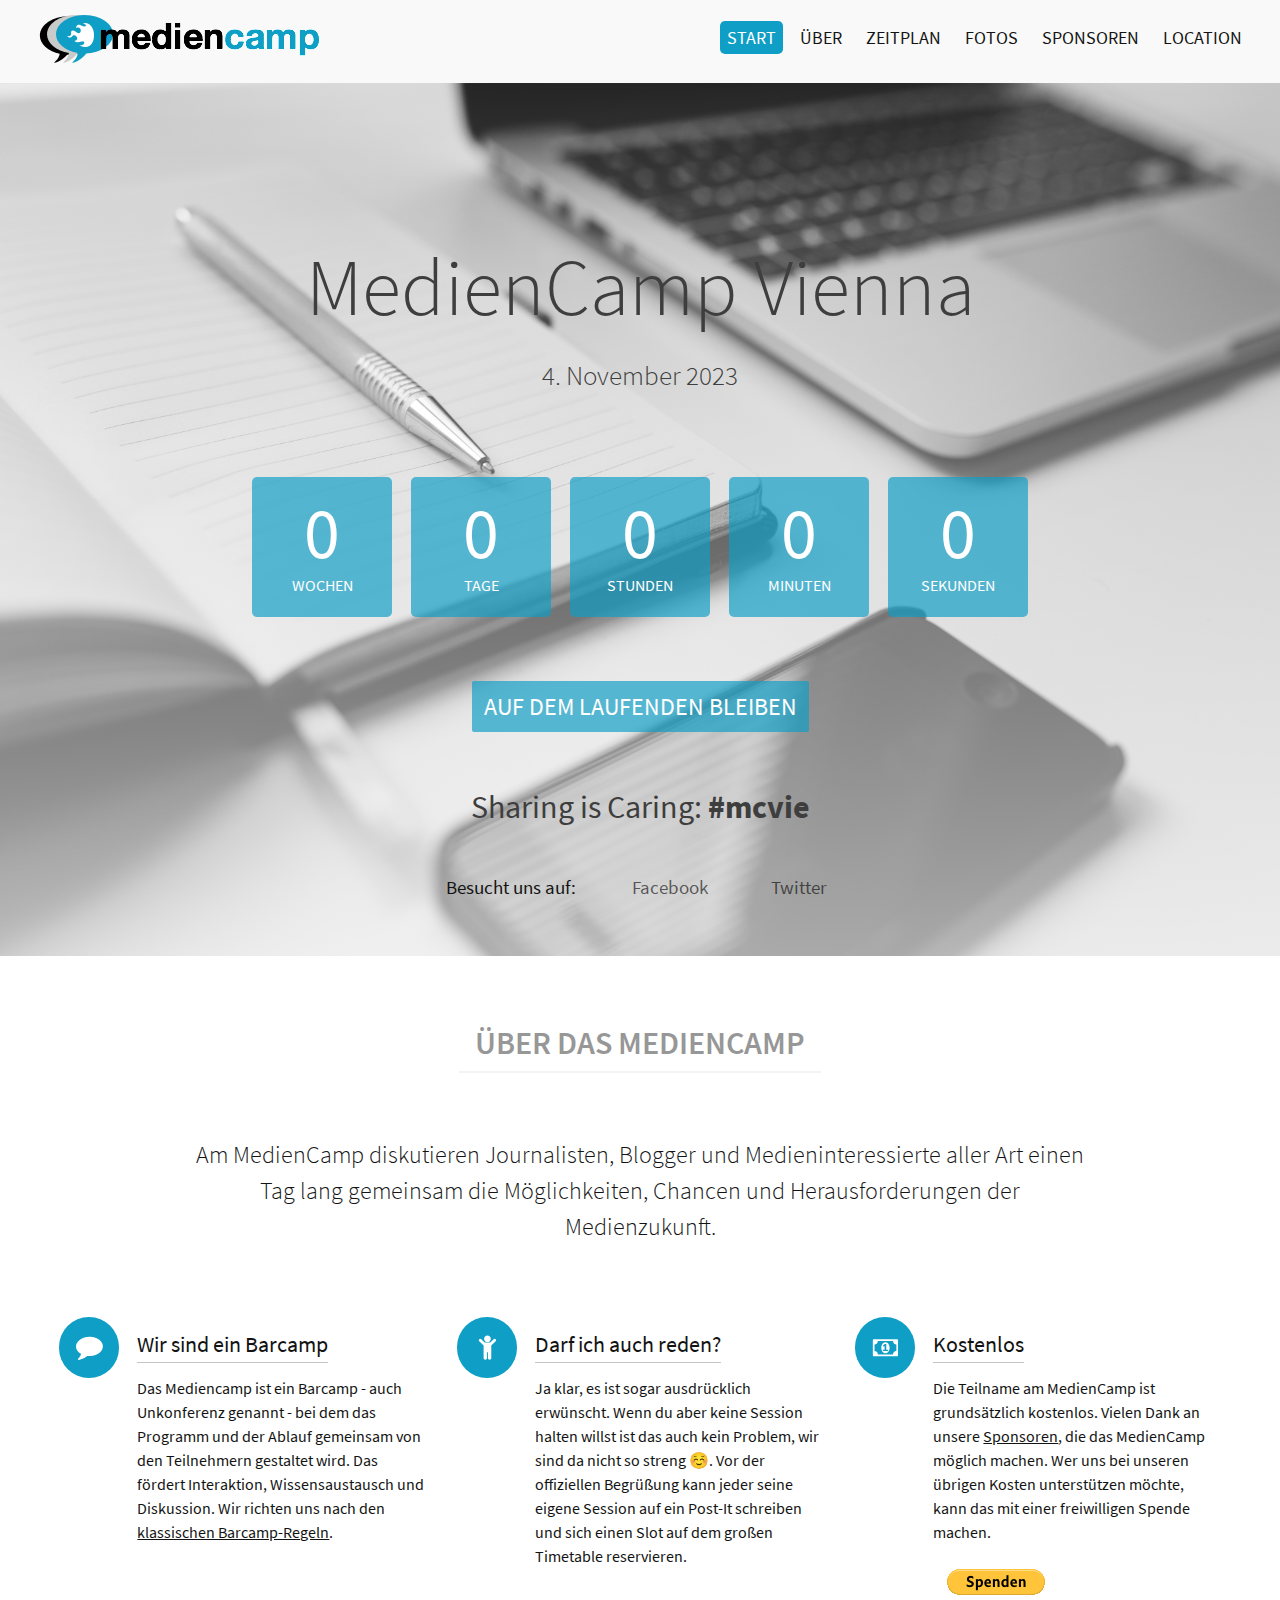
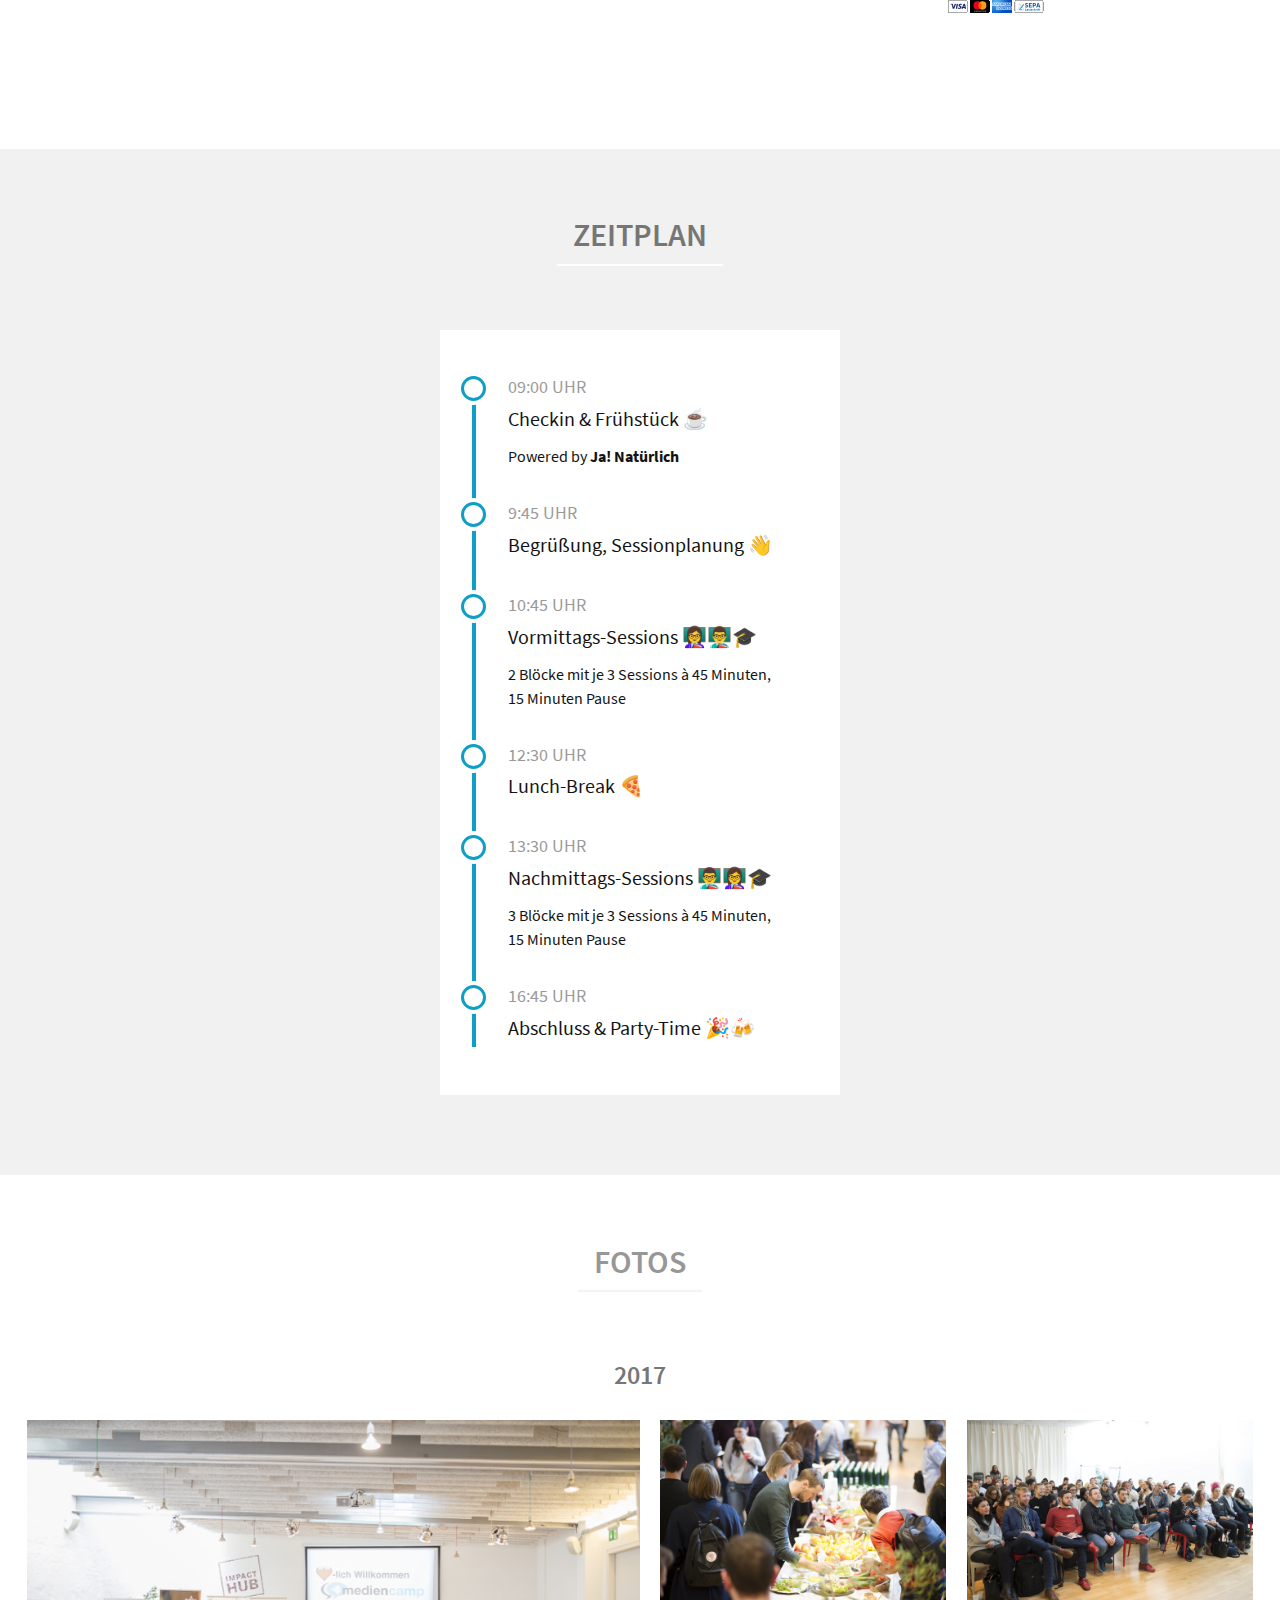
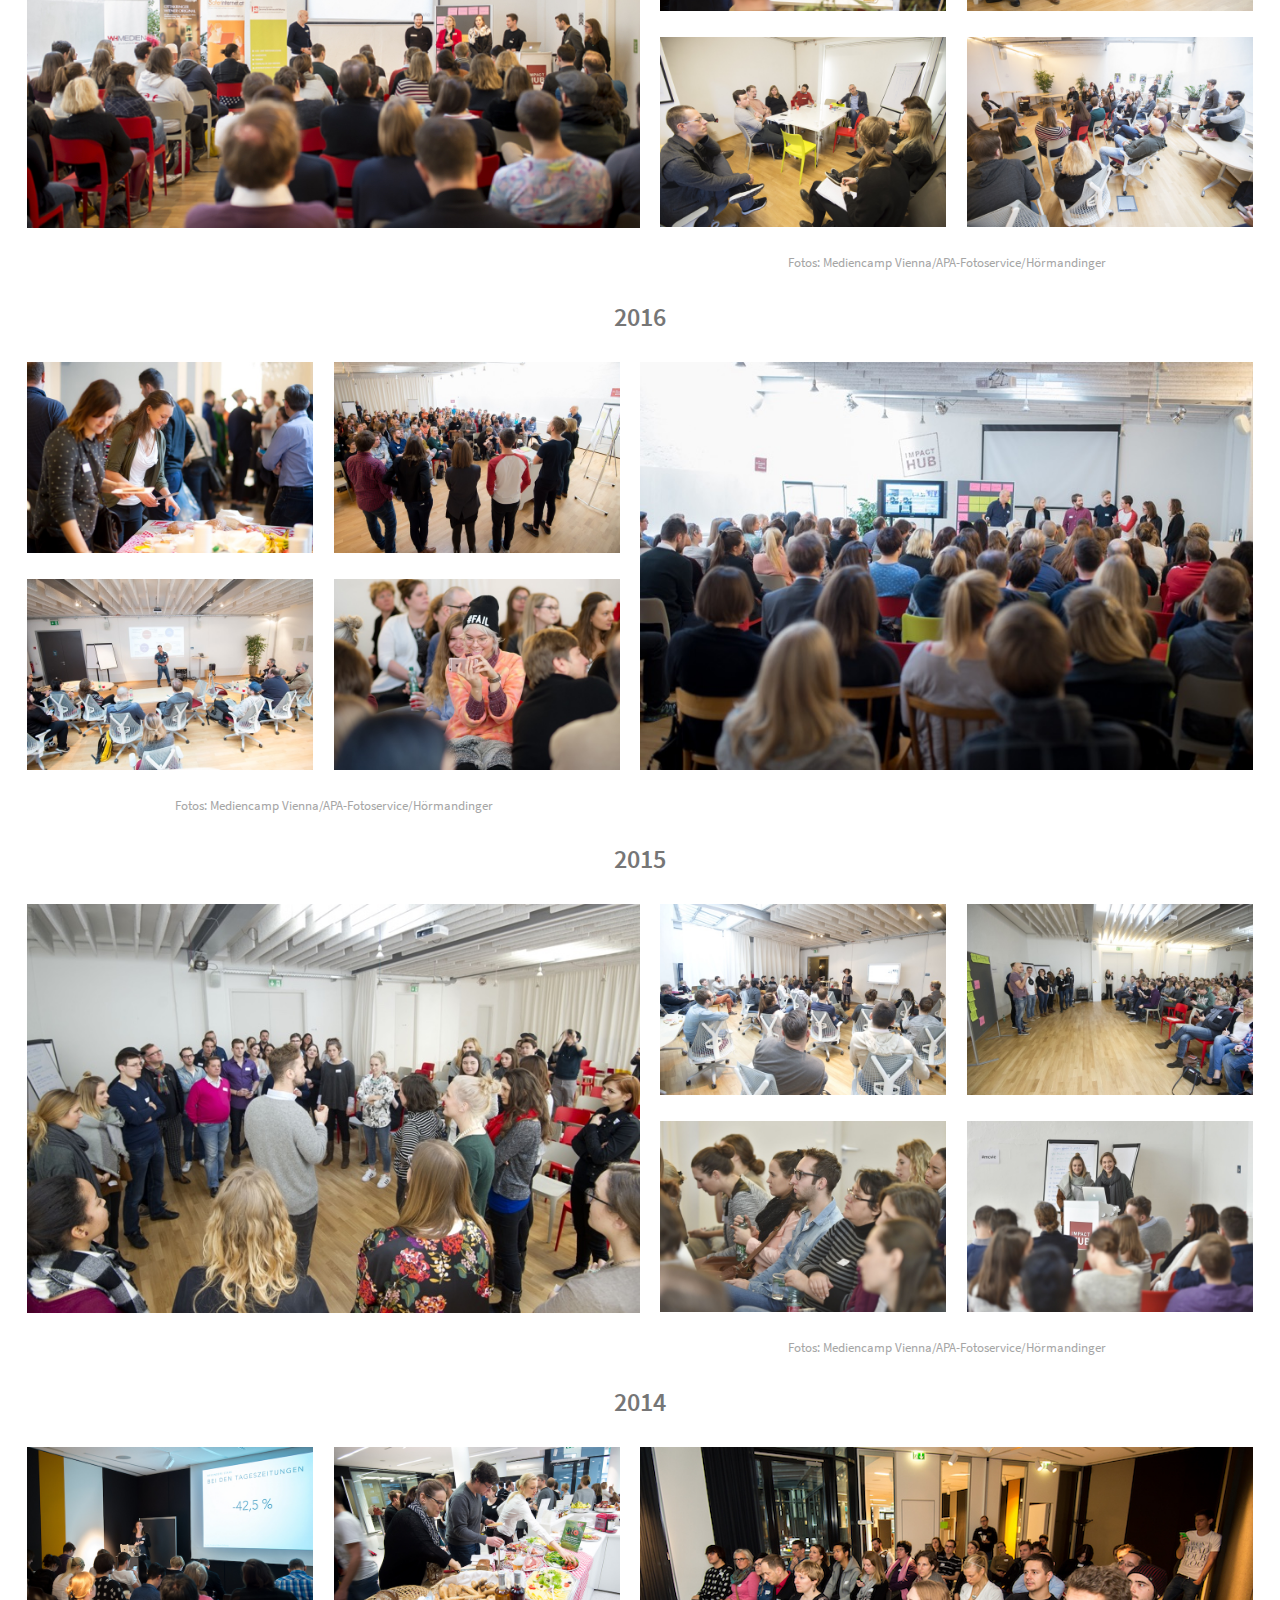
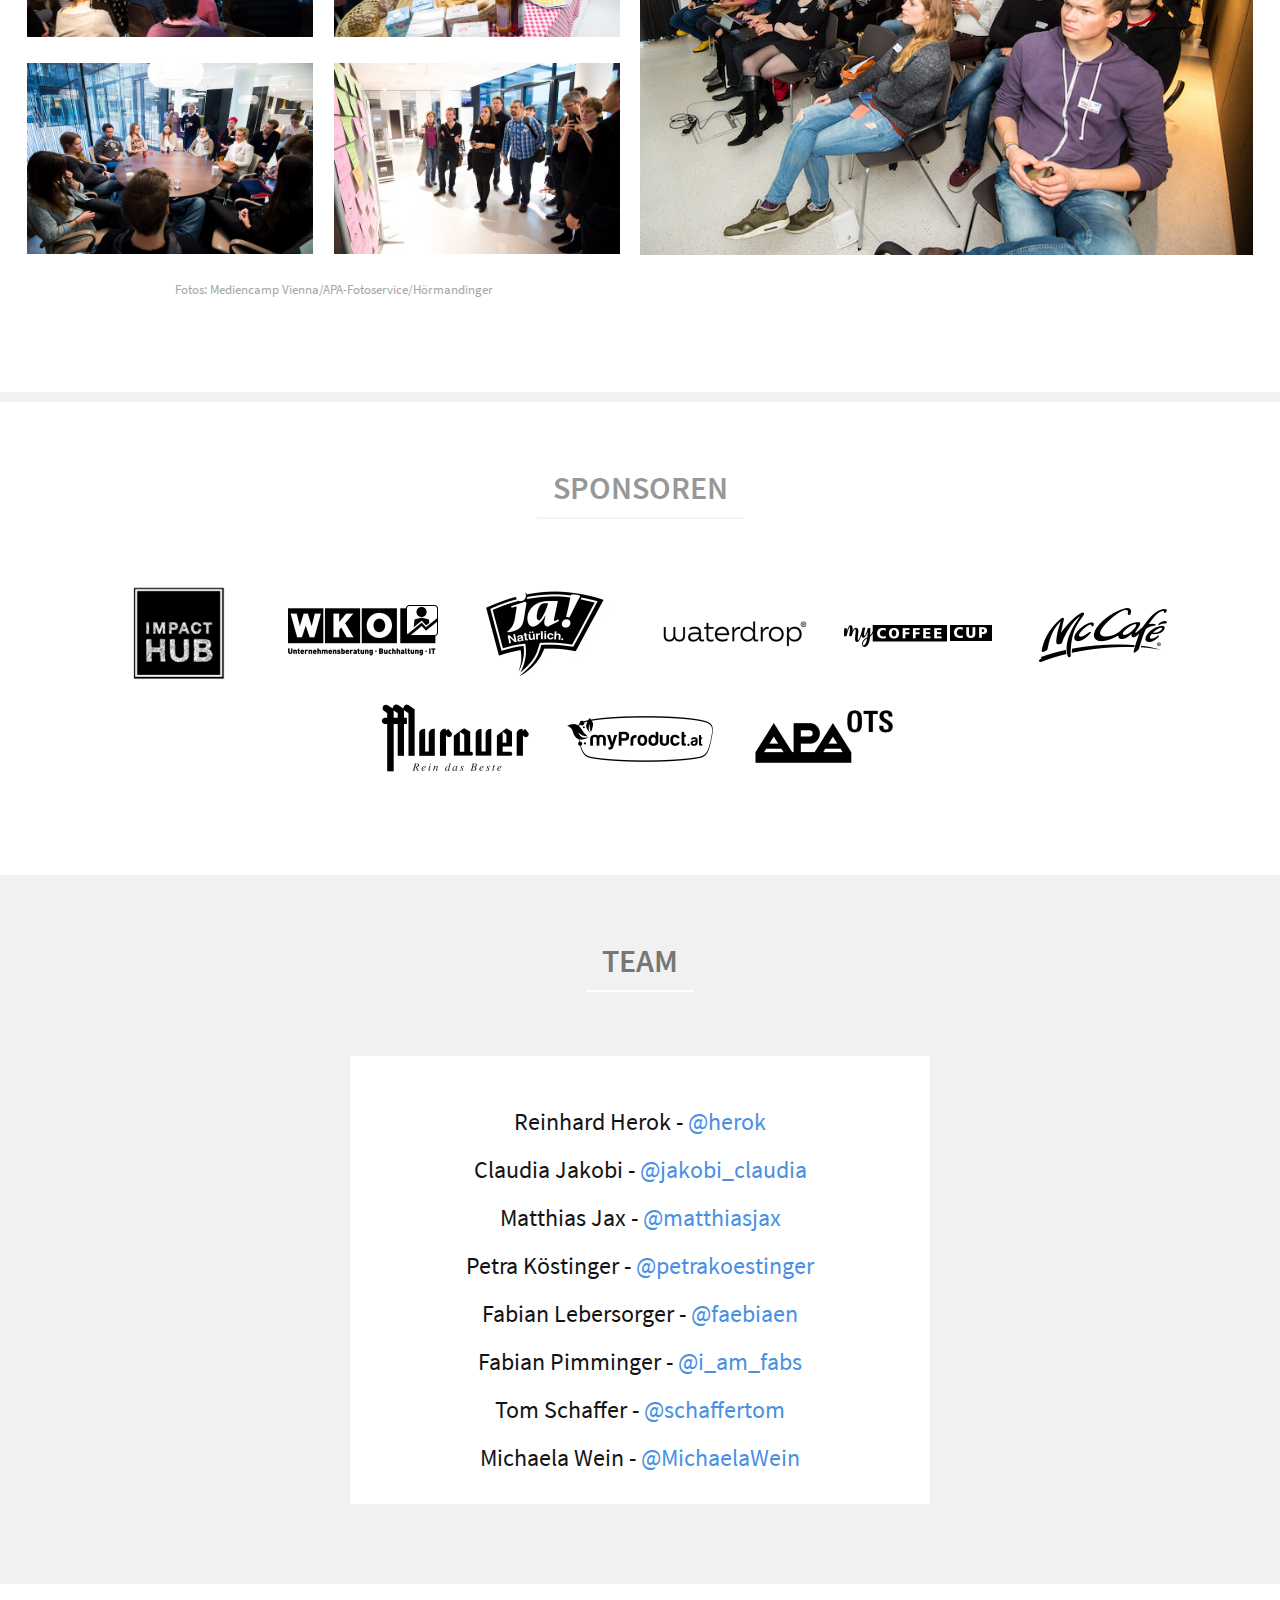
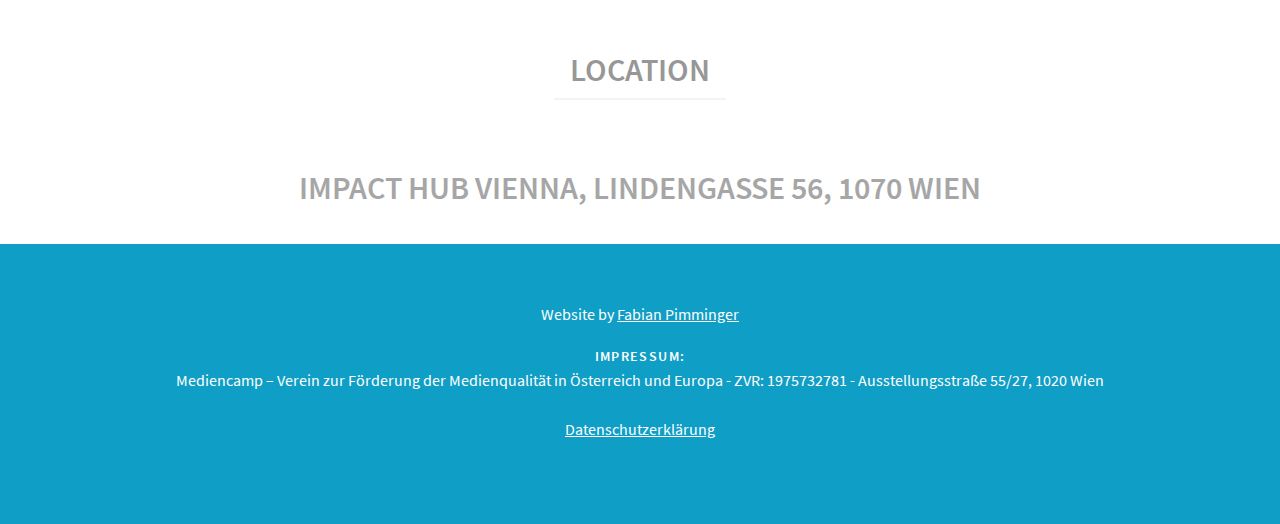
<file: index.html>
<!DOCTYPE html>
<html lang="de-DE" xmlns:og="http://ogp.me/ns#" xmlns:fb="http://ogp.me/ns/fb#">
<head>
<meta charset="UTF-8">
<meta name="viewport" content="width=device-width, initial-scale=1">
<link rel="profile" href="http://gmpg.org/xfn/11">
<link rel="pingback" href="http://hypertronium.com/xmlrpc.php">

<title>Mediencamp Vienna 2023</title>
<link rel='stylesheet'  href='/style.css?reload=4' type='text/css' media='all' />
<script type='text/javascript' src='/js/min/mc-min.js?reload=2'></script>

<meta name="robots" content="index, follow" />
<meta name="description" content="" />

<!-- START - Facebook Open Graph, Google+ and Twitter Card Tags 1.6.3 -->
<meta property="og:locale" content="de_DE"/>
<meta property="og:site_name" content="Mediencamp Vienna 2023"/>
<meta property="og:title" content="Mediencamp Vienna 2023"/>
<meta itemprop="name" content="Mediencamp Vienna 2023"/>
<meta name="twitter:title" content="Mediencamp Vienna 2023"/>
<meta property="og:url" content="http://mediencampvienna.com"/>
<meta name="twitter:url" content="http://mediencampvienna.com"/>
<meta property="og:type" content="website"/>
<meta name="twitter:site" content="@mediencamp"/>
<meta property="og:description" content="Am MedienCamp diskutieren Journalisten, Blogger und Medieninteressierte aller Art einen Tag lang gemeinsam die Möglichkeiten, Chancen und Herausforderungen der Medienzukunft."/>
<meta itemprop="description" content="Am MedienCamp diskutieren Journalisten, Blogger und Medieninteressierte aller Art einen Tag lang gemeinsam die Möglichkeiten, Chancen und Herausforderungen der Medienzukunft."/>
<meta name="twitter:description" content="Am MedienCamp diskutieren Journalisten, Blogger und Medieninteressierte aller Art einen Tag lang gemeinsam die Möglichkeiten, Chancen und Herausforderungen der Medienzukunft."/>
<meta property="og:image" content="http://mediencampvienna.com/img/image-4.jpg"/>
<meta itemprop="image" content="http://mediencampvienna.com/img/image-4.jpg"/>
<meta name="twitter:image:src" content="http://mediencampvienna.com/img/image-4.jpg"/>
<meta name="twitter:card" content="summary_large_image"/>
<!-- END - Facebook Open Graph, Google+ and Twitter Card Tags -->

</head>

<body class="home">
<div id="page" class="hfeed site">
	<header id="masthead" class="site-header" role="banner">
		<div class="inner-container">
			<div class="site-branding">
					<a href="/" rel="home"><img src="/img/logo.png" alt="Mediencamp" class="logo"/></a>

			</div><!-- .site-branding -->

			<nav id="site-navigation" class="main-navigation" role="navigation">
				<button class="menu-toggle" aria-controls="primary-menu" aria-expanded="false">Menü</button>
				<div class="menu-main-container">
					<ul id="primary-menu" class="menu">
						<li class="menu-item menu-item-type-taxonomy menu-item-object-category menu-item-5921 active"><a href="#countdown">Start</a></li>
						<li class="menu-item menu-item-type-taxonomy menu-item-object-category menu-item-5922"><a href="#about">Über</a></li>
						<li class="menu-item menu-item-type-taxonomy menu-item-object-category menu-item-5922"><a href="#schedule">Zeitplan</a></li>
						<li class="menu-item menu-item-type-post_type menu-item-object-page menu-item-5923"><a href="#photos">Fotos</a></li>
						<li class="menu-item menu-item-type-post_type menu-item-object-page menu-item-5923"><a href="#sponsors">Sponsoren</a></li>
						<li class="menu-item menu-item-type-post_type menu-item-object-page menu-item-5923"><a href="#location">Location</a></li>
					</ul>
				</div>
			</nav><!-- #site-navigation -->
		</div>
	</header><!-- #masthead -->

	<div id="content" class="site-content">

		<section class="hero content" id="countdown">
			<div class="hero-content">
				<h1 class="title">MedienCamp Vienna</h1>
				<date>4. November 2023</date>
				<div class="countdown">
					<div><span class="weeks">12</span><h4>Wochen</h4></div>
					<div><span class="days">12</span><h4>Tage</h4></div>
					<div><span class="hours" >12</span><h4>Stunden</h4></div>
					<div><span class="minutes">23</span><h4>Minuten</h4></div>
					<div><span class="seconds">45</span><h4>Sekunden</h4></div>
				</div>
				<div class="cta">
					<a href="http://eepurl.com/b6PcaL" class="button">Auf dem Laufenden bleiben</a>
					<!--<a href="https://www.eventbrite.de/e/mediencamp-vienna-2015-tickets-18953362016?ref=etckt" id="buy" class="button">Ticket-Reservierung noch nicht gestartet</a>-->
					<!--<a href="https://www.eventbrite.de/e/mediencamp-vienna-2016-registrierung-28757046099" id="buy" class="button">COMING SOON!</a>-->
					<!--<a href="https://www.eventbrite.de/e/mediencamp-vienna-2023-registrierung-75635161805" id="buy" class="button">Ticket reservieren!</a>-->
					<!--<div>Die Tickets sind ab 10. Oktober 2023, 13:00 Uhr erhältlich!</div>-->
				</div>
				
				<h3 class="share-headline">Sharing is Caring: <strong>#mcvie</strong></h3>
	    <ul class="sharing">
		    <li style="font-size: 1.2em;">Besucht uns auf:</li>
	      <li><a target="_blank" href="https://www.facebook.com/mediencampvienna" class="sharing-facebook"><i class="fa fa-facebook-official"></i> Facebook</a></li>
	      <li><a href="https://twitter.com/mediencamp" title="Follow us Twitter" rel="nofollow" target="_blank" class="sharing-twitter"><i class="fa fa-twitter"></i> Twitter</a></li>
	    </ul>

			</div>

		</section>
				
		<section class="about content" id="about">
			<div class="inner">
				<h2 class="title"><a href="#about">Über das Mediencamp</a></h2>
				<p class="intro">Am MedienCamp diskutieren Journalisten, Blogger und Medieninteressierte aller Art einen Tag lang gemeinsam die Möglichkeiten, Chancen und Herausforderungen der Medienzukunft.
</p>
				<ul class="bullets">
				  <li class="bullet">
				    <div class="bullet-icon bullet-icon-1">
				      <?xml version="1.0" encoding="utf-8"?>
<svg width="1792" height="1792" viewBox="0 0 1792 1792" xmlns="http://www.w3.org/2000/svg"><path d="M1792 896q0 174-120 321.5t-326 233-450 85.5q-70 0-145-8-198 175-460 242-49 14-114 22-17 2-30.5-9t-17.5-29v-1q-3-4-.5-12t2-10 4.5-9.5l6-9 7-8.5 8-9q7-8 31-34.5t34.5-38 31-39.5 32.5-51 27-59 26-76q-157-89-247.5-220t-90.5-281q0-130 71-248.5t191-204.5 286-136.5 348-50.5q244 0 450 85.5t326 233 120 321.5z" fill="#fff"/></svg>
				    </div>
				    <div class="bullet-content">
				      <h2>Wir sind ein Barcamp</h2>
				      <p>Das Mediencamp ist ein Barcamp - auch Unkonferenz genannt - bei dem das Programm und der Ablauf gemeinsam von den Teilnehmern gestaltet wird. Das fördert Interaktion, Wissensaustausch und Diskussion. Wir richten uns nach den <a href="http://www.barcamp.at/Was_ist_ein_BarCamp">klassischen Barcamp-Regeln</a>.</p>
				      </div>
				  </li>
				  <li class="bullet">
				    <div class="bullet-icon bullet-icon-3">
							<svg width="1792" height="1792" viewBox="0 0 1792 1792" xmlns="http://www.w3.org/2000/svg"><path d="M1444 548l-292 292v824q0 46-33 79t-79 33-79-33-33-79v-384h-64v384q0 46-33 79t-79 33-79-33-33-79v-824l-292-292q-28-28-28-68t28-68q29-28 68.5-28t67.5 28l228 228h368l228-228q28-28 68-28t68 28q28 29 28 68.5t-28 67.5zm-324-164q0 93-65.5 158.5t-158.5 65.5-158.5-65.5-65.5-158.5 65.5-158.5 158.5-65.5 158.5 65.5 65.5 158.5z" fill="#fff"/></svg>
				    </div>
				    <div class="bullet-content">
				      <h2>Darf ich auch reden?</h2>
				      <p>Ja klar, es ist sogar ausdrücklich erwünscht. Wenn du aber keine Session halten willst ist das auch kein Problem, wir sind da nicht so streng ☺️. Vor der offiziellen Begrüßung kann jeder seine eigene Session auf ein Post-It schreiben und sich einen Slot auf dem großen Timetable reservieren. </p>
				    </div>
				  </li>
				  <li class="bullet ">
				    <div class="bullet-icon bullet-icon-2">
							<svg width="2048" height="1792" viewBox="0 0 2048 1792" xmlns="http://www.w3.org/2000/svg"><path d="M832 1152h384v-96h-128v-448h-114l-148 137 77 80q42-37 55-57h2v288h-128v96zm512-256q0 70-21 142t-59.5 134-101.5 101-138 39-138-39-101.5-101-59.5-134-21-142 21-142 59.5-134 101.5-101 138-39 138 39 101.5 101 59.5 134 21 142zm512 256v-512q-106 0-181-75t-75-181h-1152q0 106-75 181t-181 75v512q106 0 181 75t75 181h1152q0-106 75-181t181-75zm128-832v1152q0 26-19 45t-45 19h-1792q-26 0-45-19t-19-45v-1152q0-26 19-45t45-19h1792q26 0 45 19t19 45z" fill="#fff"/></svg>
				    </div>
				    <div class="bullet-content">
				      <h2>Kostenlos</h2>
				      <p>Die Teilname am MedienCamp ist grundsätzlich kostenlos. Vielen Dank an unsere <a href="#sponsors">Sponsoren</a>, die das MedienCamp möglich machen. Wer uns bei unseren übrigen Kosten unterstützen möchte, kann das mit einer freiwilligen Spende machen.</p>
				      <form action="https://www.paypal.com/cgi-bin/webscr" method="post" target="_top">
      <input type="hidden" name="cmd" value="_s-xclick">
      <input type="hidden" name="hosted_button_id" value="FJ9RLRM44JZ86">
      <input type="image" src="/img/donate.gif" border="0" name="submit" alt="Jetzt einfach, schnell und sicher online bezahlen – mit PayPal.">
    </form>
				    </div>
				  </li>
				</ul>
			</div>
		</section>
		<section class="alt schedule content" id="schedule">
			<div class="inner">
				<h2 class="title"><a href="#schedule">Zeitplan</a></h2>
				<div class="timetable-container">
				<!--<p class="subtitle">Noch in Arbeit :-)</p>-->
				<div class="timetable">
					<article>
						<time>09:00 Uhr</time>
						<h4>Checkin &amp; Frühstück ☕️</h4>
						<p>Powered by <strong><a href="http://janatuerlich.at">Ja! Natürlich</a></strong></p>
					</article>
					<article>
						<time>9:45 Uhr</time>
						<h4>Begrüßung, Sessionplanung 👋</h4>
						<p></p>
					</article>
					<article>
						<time>10:45 Uhr</time>
						<h4>Vormittags-Sessions 👩‍🏫👨‍🏫🎓</h4>
						<p>2 Blöcke mit je 3 Sessions à 45 Minuten,<br />15 Minuten Pause</p>
					</article>
					<article>
						<time>12:30 Uhr</time>
						<h4>Lunch-Break 🍕</h4>
						<!--<p>Powered by <strong><a href="http://www.wh-m.at/">WH Medien</a></strong></p>-->
						<p></p>
					</article>
					<article>
						<time>13:30 Uhr</time>
						<h4>Nachmittags-Sessions 👨‍🏫👩‍🏫🎓</h4>
						<p>3 Blöcke mit je 3 Sessions à 45 Minuten,<br />15 Minuten Pause</p>
					</article>
					<article>
						<time>16:45 Uhr</time>
						<h4>Abschluss &amp; Party-Time 🎉🍻</h4>
						<!--<p>Bier powered by <strong><a href="https://www.ottakringerbrauerei.at">Ottakringer</a></strong></p>-->
					</article>
				</div>
			</div>

			</div>
		</section>
		<section class="photos content" id="photos">
			<div class="inner">
				<h2 class="title"><a href="#photos">Fotos</a></h2>
				<h3 class="subtitle">2017</h3>
				<div class="photo-container">
					<div><img src="/img/2018-image-1.jpg" alt="Mediencamp Vienna 2017"></div>
					<div><img src="/img/2018-image-2.jpg" alt="Mediencamp Vienna 2017"></div>
					<div><img src="/img/2018-image-3.jpg" alt="Mediencamp Vienna 2017"></div>
					<div><img src="/img/2018-image-4.jpg" alt="Mediencamp Vienna 2017"></div>
					<div><img src="/img/2018-image-5.jpg" alt="Mediencamp Vienna 2017"></div>
				</div>
				<p class="credit">Fotos: Mediencamp Vienna/APA-Fotoservice/Hörmandinger</p>


				<h3 class="subtitle">2016</h3>
				<div class="photo-container photo-container-alt">
					<div><img src="/img/2017-image-4.jpg" alt="Mediencamp Vienna 2016"></div>
					<div><img src="/img/2017-image-3.jpg" alt="Mediencamp Vienna 2016"></div>
					<div><img src="/img/2017-image-1.jpg" alt="Mediencamp Vienna 2016"></div>
					<div><img src="/img/2017-image-2.jpg" alt="Mediencamp Vienna 2016"></div>
					<div><img src="/img/2017-image-5.jpg" alt="Mediencamp Vienna 2016"></div>
				</div>
				<p class="credit">Fotos: Mediencamp Vienna/APA-Fotoservice/Hörmandinger</p>

				<h3 class="subtitle">2015</h3>
				<div class="photo-container">
					<div><img src="/img/2016-image-5.jpg" alt="Mediencamp Vienna 2015"></div>
					<div><img src="/img/2016-image-3.jpg" alt="Mediencamp Vienna 2015"></div>
					<div><img src="/img/2016-image-1.jpg" alt="Mediencamp Vienna 2015"></div>
					<div><img src="/img/2016-image-2.jpg" alt="Mediencamp Vienna 2015"></div>
					<div><img src="/img/2016-image-4.jpg" alt="Mediencamp Vienna 2015"></div>
				</div>
				<p class="credit">Fotos: Mediencamp Vienna/APA-Fotoservice/Hörmandinger</p>
				<h3 class="subtitle">2014</h3>
				<div class="photo-container photo-container-alt">
					<div><img src="/img/image-5.jpg" alt="Mediencamp Vienna 2014"></div>
					<div><img src="/img/image-3.jpg" alt="Mediencamp Vienna 2014"></div>
					<div><img src="/img/image-1.jpg" alt="Mediencamp Vienna 2014"></div>
					<div><img src="/img/image-2.jpg" alt="Mediencamp Vienna 2014"></div>
					<div><img src="/img/image-4.jpg" alt="Mediencamp Vienna 2014"></div>
				</div>
				<p class="credit">Fotos: Mediencamp Vienna/APA-Fotoservice/Hörmandinger</p>
			</div>
		</section>
		<section class="sponsors content" id="sponsors">
			<div class="inner">
				<h2 class="title"><a href="#sponsors">Sponsoren</a></h2>
				<div class="sponsor-container">
					<a href="http://vienna.impacthub.net/" rel="nofollow"><img src="/img/sponsors/mediencamp-sponsor-hub.png" alt="Impact Hub Vienna"></a>
<!-- 					<a href="https://google.at/" rel="nofollow"><img src="/img/sponsors/mediencamp-sponsor-google.png" alt="Google"></a> -->
<!-- 					<a href="http://www.kfj.at/" rel="nofollow"><img src="/img/sponsors/mediencamp-sponsor-ja.png" alt="KFJ"></a> -->
<!-- 					<a href="http://www.wh-m.at/" rel="nofollow"><img src="/img/sponsors/mediencamp-sponsor-whm.png" alt="WH Medien"></a> -->
<!-- 					<a href="http://www.oiat.at/" rel="nofollow"><img src="/img/sponsors/mediencamp-sponsor-oeiat.png" alt="ÖIAT"></a> -->
 					<a href="https://www.wko.at/branchen/w/information-consulting/unternehmensberatung-buchhaltung-informationstechnologie/Willkommen_in_der_Fachgruppe_UBIT_Wien.html" rel="nofollow"><img src="/img/sponsors/mediencamp-sponsor-ubit.png" alt="WKO UBIT"></a>
					<a href="http://janatuerlich.at" rel="nofollow"><img src="/img/sponsors/mediencamp-sponsor-janatuerlich.png" alt="Ja Natürlich"></a>
<!-- 					<a href="https://at.coca-colahellenic.com/de/" rel="nofollow"><img src="/img/sponsors/mediencamp-sponsor-coca-cola.png" alt="Coca Cola HBC"></a> -->
<!-- 					<a href="https://www.boku.ac.at/" rel="nofollow"><img src="/img/sponsors/mediencamp-sponsor-boku.png" alt="Universität für Bodenkultur Wien"></a> -->
<!-- 					<a href="https://www.jhornig.com/" rel="nofollow"><img src="/img/sponsors/mediencamp-sponsor-hornig.png" alt="J. Hornig"></a> -->
<!-- 					<a href="http://www.roemerquelle.at" rel="nofollow"><img src="/img/sponsors/mediencamp-sponsor-rq.png" alt="Römerquelle"></a> -->
					<a href="https://www.waterdrop.com/"><img src="/img/sponsors/mediencamp-sponsor-waterdrop.png" alt="Waterdrop"></a>
					<a href="https://www.mycoffeecup.at/de"><img src="/img/sponsors/mediencamp-sponsor-mycoffeecup.png" alt="MyCoffeeCup"></a>
  				<a href="http://mcdonalds.at" rel="nofollow"><img src="/img/sponsors/mediencamp-sponsor-mccafe.png" alt="McCafe"></a>
<!--  					<a href="http://www.hakuma.at/" rel="nofollow"><img src="/img/sponsors/mediencamp-sponsor-hakuma.png" alt="Hakuma"></a> -->
<!-- 					<a href="http://www.tirol.at" rel="nofollow"><img src="/img/sponsors/mediencamp-sponsor-tirol.png" alt="Tirol"></a> -->
<!-- 					<a href="https://www.ottakringerbrauerei.at" rel="nofollow"><img src="/img/sponsors/mediencamp-sponsor-ottakringer.png" alt="Ottakringer"></a> -->
<!-- 					<a href="http://lugus.at" rel="nofollow"><img src="/img/sponsors/mediencamp-sponsor-lugus.png" alt="Lugus Gratzl Getränke GesmbH"></a> -->
					<a href="https://www.murauerbier.at/" rel="nofollow"><img src="/img/sponsors/mediencamp-sponsor-murauer.png" alt="Murauer Bier"></a>
					<a href="https://myproduct.at/" rel="nofollow"><img src="/img/sponsors/mediencamp-sponsor-myproduct.png" alt="myProduct.at"></a>
					<a href="http://ots.at" rel="nofollow"><img src="/img/sponsors/mediencamp-sponsor-apa.png" alt="APA OTS"></a>
					<!--<a href="http://nma.vc"><img src="/img/sponsors/mediencamp-sponsor-nma.png" alt="NMA"></a>
					<a href="http://www.meinlcoffee.com"><img src="/img/sponsors/mediencamp-sponsor-meinl.png" alt="Julius Meinl"></a>
					<a href="https://www.ax-semantics.com"><img src="/img/sponsors/mediencamp-sponsor-ax.png" alt="AX Semantics"></a>
					<a href="http://www.pona.at"><img src="/img/sponsors/mediencamp-sponsor-pona.png" alt="Pona"></a>
					<a href="http://www.hallohelga.at"><img src="/img/sponsors/mediencamp-sponsor-helga.png" alt="Helga"></a>
					<a href="http://www.microsoft.at"><img src="/img/sponsors/mediencamp-sponsor-microsoft.png" alt="Microsoft"></a>
					<a href="http://www.horizont.at"><img src="/img/sponsors/mediencamp-sponsor-horizont.png" alt="Horizont"></a>
					<a href="http://clutch.frauwenk.de/"><img src="/img/sponsors/mediencamp-sponsor-clutch.png" alt="Clutch"></a>
					<a href="http://walls.io/"><img src="/img/sponsors/mediencamp-sponsor-wallsio.png" alt="Walls.io"></a>
					<a href="http://www.manner.at"><img src="/img/sponsors/mediencamp-sponsor-manner.png" alt="Manner"></a>
					<a href="http://www.stiegl.at"><img src="/img/sponsors/mediencamp-sponsor-stiegl.png" alt="Stiegl"></a>
					<a href="http://www.roemerquelle.at"><img src="/img/sponsors/mediencamp-sponsor-rq.png" alt="Römerquelle"></a>
					<a href="http://www.redbull.at"><img src="/img/sponsors/mediencamp-sponsor-redbull.png" alt="Red Bull"></a>
					<a href="http://www.pona.at"><img src="/img/sponsors/mediencamp-sponsor-pona.png" alt="Pona"></a>
					<a href="http://www.ritabringts.at"><img src="/img/sponsors/mediencamp-sponsor-rita.png" alt="Rita Brints"></a>
					<a href="http://mokant.at"><img src="/img/sponsors/mediencamp-sponsor-mokant.png" alt="Mokant"></a>
					<a href="http://fifteenseconds.co/festival/"><img src="/img/sponsors/mediencamp-sponsor-15s.png" alt="Fifteen Seconds"></a>
					<a href="http://brandwatch.com/"><img src="/img/sponsors/mediencamp-sponsor-brandwatch.png" alt="Brandwatch"></a>-->
				</div>
		</section>
		<section class="alt team content" id="team">
			<div class="inner">
				<h2 class="title"><a href="#sponsors">Team</a></h2>
				<ul class="team-container">
					<li>Reinhard Herok - <a href="http://twitter.com/herok"><i class="fa fa-twitter"></i> @herok</a></li>
					<li>Claudia Jakobi - <a href="http://twitter.com/jakobi_claudia"><i class="fa fa-twitter"></i> @jakobi_claudia</a></li>
					<li>Matthias Jax - <a href="http://twitter.com/matthiasjax"><i class="fa fa-twitter"></i> @matthiasjax</a></li>
					<li>Petra Köstinger - <a href="http://twitter.com/petrakoestinger"><i class="fa fa-twitter"></i> @petrakoestinger</a></li>
					<li>Fabian Lebersorger - <a href="http://twitter.com/faebiaen"><i class="fa fa-twitter"></i> @faebiaen</a></li>
					<li>Fabian Pimminger - <a href="http://twitter.com/i_am_fabs"><i class="fa fa-twitter"></i> @i_am_fabs</a></li>
					<li>Tom Schaffer - <a href="http://twitter.com/schaffertom"><i class="fa fa-twitter"></i> @schaffertom</a></li>
					<li>Michaela Wein - <a href="http://twitter.com/MichaelaWein"><i class="fa fa-twitter"></i> @MichaelaWein</a></li>
				</ul>
			</div>
		</section>

		<section class=" map content" id="location">
			<div class="inner">
				<h2 class="title"><a href="#location">Location</a></h2>
				<div class="venue">
					Impact Hub Vienna, Lindengasse 56, 1070 Wien
				</div>
			</div>
		</section>
	</div><!-- #content -->
	<div id="catcontainer">
  </div>

	<footer id="colophon" class="site-footer " role="contentinfo">
		<div class="site-info inner-container">
			<div class="by">Website by <a href="http://fabianpimminger.com/work/">Fabian Pimminger</a></div>
			<div class="sosumi"><div class="sosumi-title">Impressum:</div><p>Mediencamp – Verein zur Förderung der Medienqualität in Österreich und Europa - ZVR: 1975732781 - Ausstellungsstraße 55/27, 1020 Wien</p><p><a href="/datenschutz.html">Datenschutzerklärung</a></p></div>
		</div><!-- .site-info -->
	</footer><!-- #colophon -->
</div><!-- #page -->

</body>
</html>
</file>
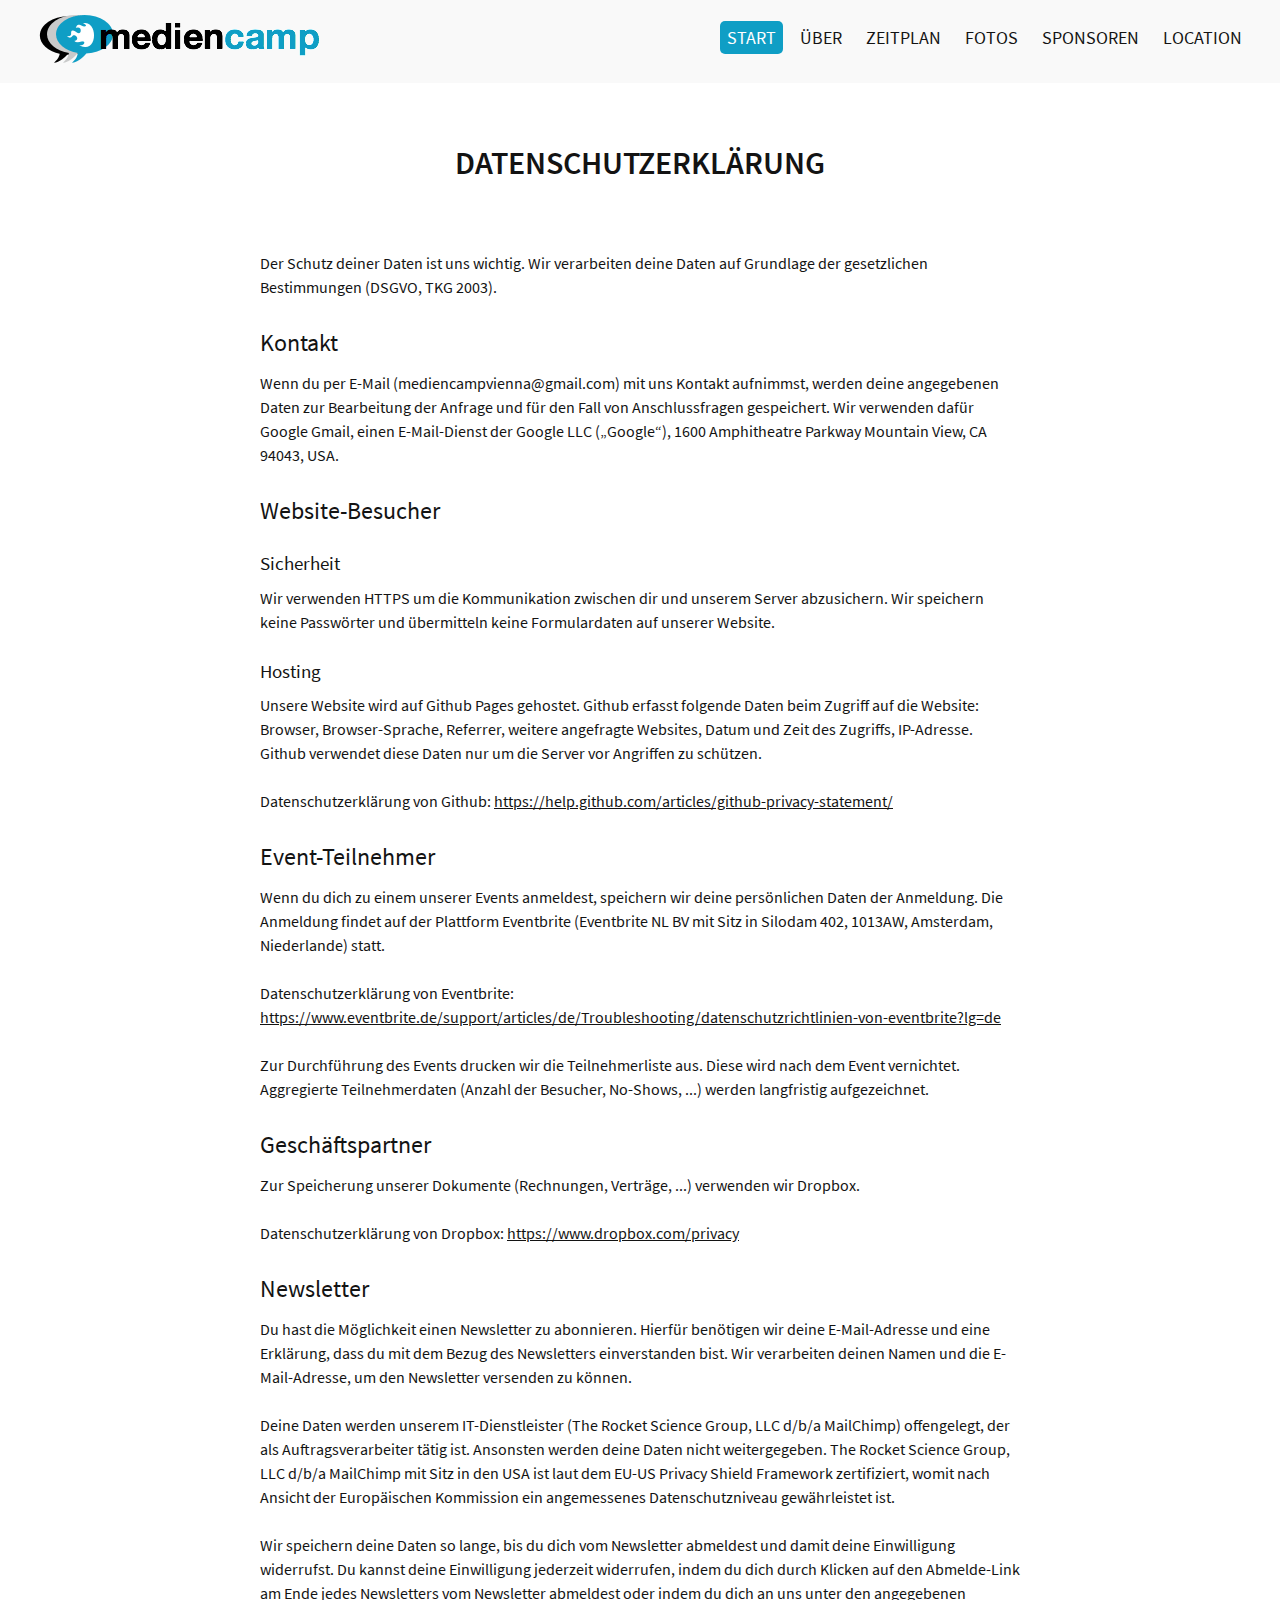
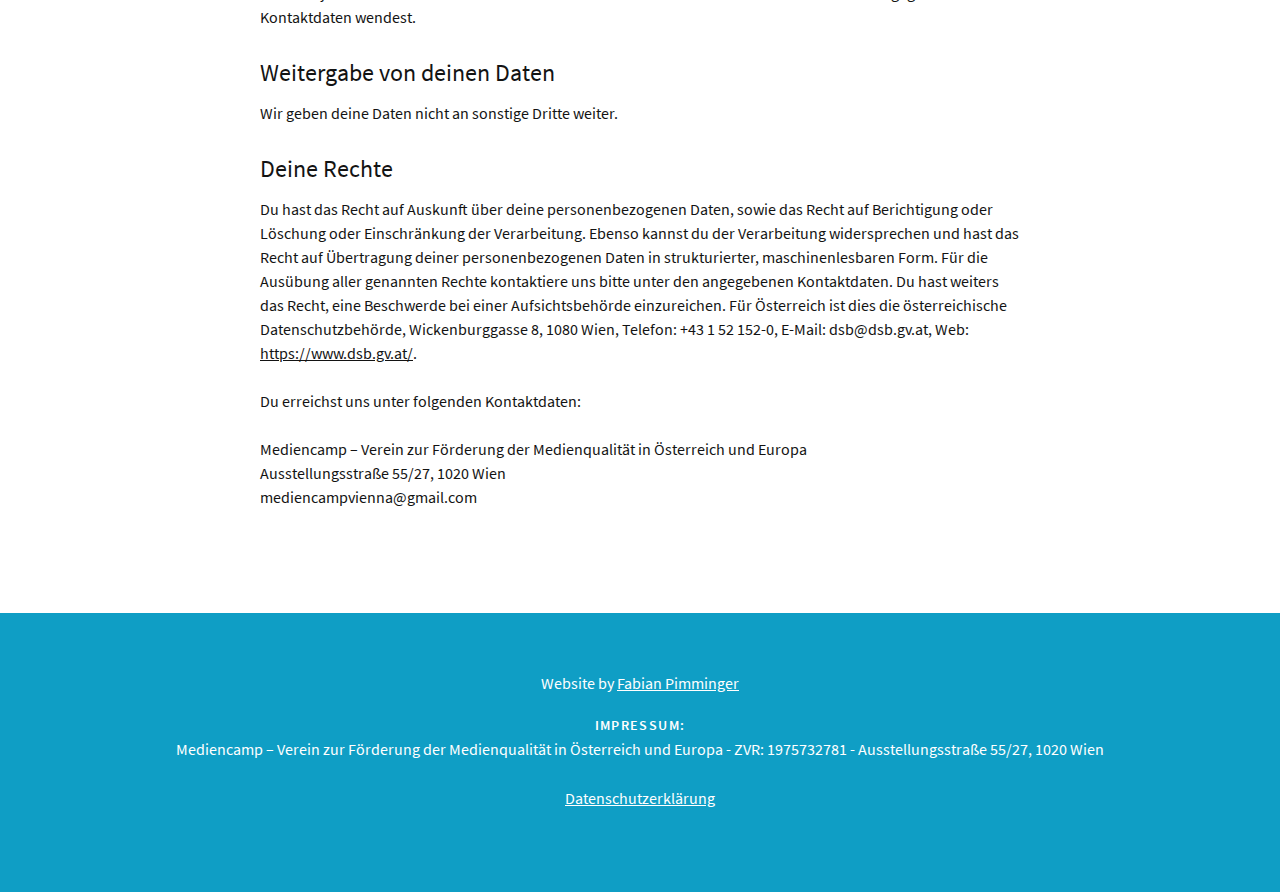
<file: datenschutz.html>
<!DOCTYPE html>
<html lang="de-DE" xmlns:og="http://ogp.me/ns#" xmlns:fb="http://ogp.me/ns/fb#">
<head>
<meta charset="UTF-8">
<meta name="viewport" content="width=device-width, initial-scale=1">
<link rel="profile" href="http://gmpg.org/xfn/11">
<link rel="pingback" href="http://hypertronium.com/xmlrpc.php">

<title>Mediencamp Vienna 2018 - Datenschutz</title>
<link rel='stylesheet'  href='/style.css?reload=5' type='text/css' media='all' />

<meta name="robots" content="index, follow" />
<meta name="description" content="" />

<!-- START - Facebook Open Graph, Google+ and Twitter Card Tags 1.6.3 -->
<meta property="og:locale" content="de_DE"/>
<meta property="og:site_name" content="Mediencamp Vienna"/>
<meta property="og:title" content="Mediencamp Datenschutzerklärung"/>
<meta itemprop="name" content="Mediencamp Vienna Datenschutzerklärung"/>
<meta name="twitter:title" content="Mediencamp Vienna Datenschutzerklärung"/>
<meta property="og:url" content="http://mediencampvienna.com/datenschutz.html"/>
<meta name="twitter:url" content="http://mediencampvienna.com/datenschutz.html"/>
<meta property="og:type" content="website"/>
<meta name="twitter:site" content="@mediencamp"/>
<meta property="og:description" content="Am MedienCamp diskutieren Journalisten, Blogger und Medieninteressierte aller Art einen Tag lang gemeinsam die Möglichkeiten, Chancen und Herausforderungen der Medienzukunft."/>
<meta itemprop="description" content="Am MedienCamp diskutieren Journalisten, Blogger und Medieninteressierte aller Art einen Tag lang gemeinsam die Möglichkeiten, Chancen und Herausforderungen der Medienzukunft."/>
<meta name="twitter:description" content="Am MedienCamp diskutieren Journalisten, Blogger und Medieninteressierte aller Art einen Tag lang gemeinsam die Möglichkeiten, Chancen und Herausforderungen der Medienzukunft."/>
<meta property="og:image" content="http://mediencampvienna.com/img/image-4.jpg"/>
<meta itemprop="image" content="http://mediencampvienna.com/img/image-4.jpg"/>
<meta name="twitter:image:src" content="http://mediencampvienna.com/img/image-4.jpg"/>
<meta name="twitter:card" content="summary_large_image"/>
<!-- END - Facebook Open Graph, Google+ and Twitter Card Tags -->

</head>

<body class="home">
<div id="page" class="hfeed site">
	<header id="masthead" class="site-header" role="banner">
		<div class="inner-container">
			<div class="site-branding">
					<a href="/" rel="home"><img src="/img/logo.png" alt="Mediencamp" class="logo"/></a>

			</div><!-- .site-branding -->

			<nav id="site-navigation" class="main-navigation" role="navigation">
				<button class="menu-toggle" aria-controls="primary-menu" aria-expanded="false">Menü</button>
				<div class="menu-main-container">
					<ul id="primary-menu" class="menu">
						<li class="menu-item menu-item-type-taxonomy menu-item-object-category menu-item-5921 active"><a href="/#countdown">Start</a></li>
						<li class="menu-item menu-item-type-taxonomy menu-item-object-category menu-item-5922"><a href="/#about">Über</a></li>
						<li class="menu-item menu-item-type-taxonomy menu-item-object-category menu-item-5922"><a href="/#schedule">Zeitplan</a></li>
						<li class="menu-item menu-item-type-post_type menu-item-object-page menu-item-5923"><a href="/#photos">Fotos</a></li>
						<li class="menu-item menu-item-type-post_type menu-item-object-page menu-item-5923"><a href="/#sponsors">Sponsoren</a></li>
						<li class="menu-item menu-item-type-post_type menu-item-object-page menu-item-5923"><a href="/#location">Location</a></li>
					</ul>
				</div>
			</nav><!-- #site-navigation -->
		</div>
	</header><!-- #masthead -->

	<div id="content" class="site-content">
				
		<section class="text content" id="text">
			<div class="inner">
				<h1 class="title">Datenschutzerklärung</h1>
				<div class="entry-content">
<p>Der Schutz deiner Daten ist uns wichtig. Wir verarbeiten deine Daten auf Grundlage der gesetzlichen Bestimmungen (DSGVO, TKG 2003).

<h2>Kontakt</h2>

<p>Wenn du per E-Mail (mediencampvienna@gmail.com) mit uns Kontakt aufnimmst, werden deine angegebenen Daten zur Bearbeitung der Anfrage und für den Fall von Anschlussfragen gespeichert. Wir verwenden dafür Google Gmail, einen E-Mail-Dienst der Google LLC („Google“), 1600 Amphitheatre Parkway Mountain View, CA 94043, USA. </p>


<h2>Website-Besucher</h2>

<h3>Sicherheit</h3>

<p>Wir verwenden HTTPS um die Kommunikation zwischen dir und unserem Server abzusichern. Wir speichern keine Passwörter und übermitteln keine Formulardaten auf unserer Website.</p>

<h3>Hosting</h3>

<p>Unsere Website wird auf Github Pages gehostet. Github erfasst folgende Daten beim Zugriff auf die Website: Browser, Browser-Sprache, Referrer, weitere angefragte Websites, Datum und Zeit des Zugriffs, IP-Adresse. Github verwendet diese Daten nur um die Server vor Angriffen zu schützen.</p>

<p>Datenschutzerklärung von Github: <a href="https://help.github.com/articles/github-privacy-statement/">https://help.github.com/articles/github-privacy-statement/</a></p>

<h2>Event-Teilnehmer</h2>

<p>Wenn du dich zu einem unserer Events anmeldest, speichern wir deine persönlichen Daten der Anmeldung. Die Anmeldung findet auf der Plattform Eventbrite (Eventbrite NL BV mit Sitz in Silodam 402, 1013AW, Amsterdam, Niederlande) statt.</p>

<p>Datenschutzerklärung von Eventbrite: <a href="https://www.eventbrite.de/support/articles/de/Troubleshooting/datenschutzrichtlinien-von-eventbrite?lg=de">https://www.eventbrite.de/support/articles/de/Troubleshooting/datenschutzrichtlinien-von-eventbrite?lg=de</a></p>

<p>Zur Durchführung des Events drucken wir die Teilnehmerliste aus. Diese wird nach dem Event vernichtet. Aggregierte Teilnehmerdaten (Anzahl der Besucher, No-Shows, ...) werden langfristig aufgezeichnet.</p>

<h2>Geschäftspartner</h2>

<p>Zur Speicherung unserer Dokumente (Rechnungen, Verträge, ...) verwenden wir Dropbox. </p>

<p>Datenschutzerklärung von Dropbox: <a href="https://www.dropbox.com/privacy">https://www.dropbox.com/privacy</a></p>

<h2>Newsletter</h2>

<p>Du hast die Möglichkeit einen Newsletter zu abonnieren. Hierfür benötigen wir deine E-Mail-Adresse und eine Erklärung, dass du mit dem Bezug des Newsletters einverstanden bist. Wir verarbeiten deinen Namen und die E-Mail-Adresse, um den Newsletter versenden zu können.</p>

<p>Deine Daten werden unserem IT-Dienstleister (The Rocket Science Group, LLC d/b/a MailChimp) offengelegt, der als Auftragsverarbeiter tätig ist. Ansonsten werden deine Daten nicht weitergegeben. The Rocket Science Group, LLC d/b/a MailChimp mit Sitz in den USA ist laut dem EU-US Privacy Shield Framework zertifiziert, womit nach Ansicht der Europäischen Kommission ein angemessenes Datenschutzniveau gewährleistet ist. </p>

<p>Wir speichern deine Daten so lange, bis du dich vom Newsletter abmeldest und damit deine Einwilligung widerrufst. Du kannst deine Einwilligung jederzeit widerrufen, indem du dich durch Klicken auf den Abmelde-Link am Ende jedes Newsletters vom Newsletter abmeldest oder indem du dich an uns unter den angegebenen Kontaktdaten wendest.</p>

<h2>Weitergabe von deinen Daten</h2>

<p>Wir geben deine Daten nicht an sonstige Dritte weiter.</p>
<h2>Deine Rechte</h2>

<p>Du hast das Recht auf Auskunft über deine personenbezogenen Daten, sowie das Recht auf Berichtigung oder Löschung oder Einschränkung der Verarbeitung. Ebenso kannst du der Verarbeitung widersprechen und hast das Recht auf Übertragung deiner personenbezogenen Daten in strukturierter, maschinenlesbaren Form. Für die Ausübung aller genannten Rechte kontaktiere uns bitte unter den angegebenen Kontaktdaten. Du hast weiters das Recht, eine Beschwerde bei einer Aufsichtsbehörde einzureichen. Für Österreich ist dies die österreichische Datenschutzbehörde, Wickenburggasse 8, 1080 Wien, Telefon: +43 1 52 152-0, E-Mail: dsb@dsb.gv.at, Web: <a href="https://www.dsb.gv.at/">https://www.dsb.gv.at/</a>.</p>

<p>Du erreichst uns unter folgenden Kontaktdaten:</p>

<p>Mediencamp – Verein zur Förderung der Medienqualität in Österreich und Europa<br>
Ausstellungsstraße 55/27, 1020 Wien<br>
mediencampvienna@gmail.com</p>
					
				</div>
			</div>
		</section>
	<footer id="colophon" class="site-footer " role="contentinfo">
		<div class="site-info inner-container">
			<div class="by">Website by <a href="http://fabianpimminger.com/work/">Fabian Pimminger</a></div>
			<div class="sosumi"><div class="sosumi-title">Impressum:</div><p>Mediencamp – Verein zur Förderung der Medienqualität in Österreich und Europa - ZVR: 1975732781 - Ausstellungsstraße 55/27, 1020 Wien</p><p><a href="/datenschutz.html">Datenschutzerklärung</a></p></div>
		</div><!-- .site-info -->
	</footer><!-- #colophon -->
</div><!-- #page -->

</body>
</html>
</file>
<file: style.css>
@font-face {
  font-family: 'Source Sans Pro';
  font-weight: 300;
  font-style: normal;
  font-stretch: normal;
  src: url("fonts/SourceSansPro-Light.ttf.woff2") format("woff2"), url("fonts/SourceSansPro-Light.otf.woff") format("woff"); }

@font-face {
  font-family: 'Source Sans Pro';
  font-weight: 400;
  font-style: normal;
  font-stretch: normal;
  src: url("fonts/SourceSansPro-Regular.ttf.woff2") format("woff2"), url("fonts/SourceSansPro-Regular.otf.woff") format("woff"); }

@font-face {
  font-family: 'Source Sans Pro';
  font-weight: 600;
  font-style: normal;
  font-stretch: normal;
  src: url("fonts/SourceSansPro-Semibold.ttf.woff2") format("woff2"), url("fonts/SourceSansPro-Semibold.otf.woff") format("woff"); }

@font-face {
  font-family: 'Source Sans Pro';
  font-weight: 700;
  font-style: normal;
  font-stretch: normal;
  src: url("fonts/SourceSansPro-Bold.ttf.woff2") format("woff2"), url("fonts/SourceSansPro-Bold.otf.woff") format("woff"); }

/*--------------------------------------------------------------
# Bourbon / Neat
--------------------------------------------------------------*/
html {
  box-sizing: border-box; }

*, *::after, *::before {
  box-sizing: inherit; }

/*--------------------------------------------------------------
# Variables
--------------------------------------------------------------*/
/*--------------------------------------------------------------
# Mixins
--------------------------------------------------------------*/
.clearfix:after {
  content: "";
  display: table;
  clear: both; }

/*--------------------------------------------------------------
# Normalize
--------------------------------------------------------------*/
/*! normalize.css v3.0.3 | MIT License | github.com/necolas/normalize.css */
/**
 * 1. Set default font family to sans-serif.
 * 2. Prevent iOS and IE text size adjust after device orientation change,
 *    without disabling user zoom.
 */
html {
  font-family: sans-serif;
  /* 1 */
  -ms-text-size-adjust: 100%;
  /* 2 */
  -webkit-text-size-adjust: 100%;
  /* 2 */ }

/**
 * Remove default margin.
 */
body {
  margin: 0; }

/* HTML5 display definitions
   ========================================================================== */
/**
 * Correct `block` display not defined for any HTML5 element in IE 8/9.
 * Correct `block` display not defined for `details` or `summary` in IE 10/11
 * and Firefox.
 * Correct `block` display not defined for `main` in IE 11.
 */
article,
aside,
details,
figcaption,
figure,
footer,
header,
hgroup,
main,
menu,
nav,
section,
summary {
  display: block; }

/**
 * 1. Correct `inline-block` display not defined in IE 8/9.
 * 2. Normalize vertical alignment of `progress` in Chrome, Firefox, and Opera.
 */
audio,
canvas,
progress,
video {
  display: inline-block;
  /* 1 */
  vertical-align: baseline;
  /* 2 */ }

/**
 * Prevent modern browsers from displaying `audio` without controls.
 * Remove excess height in iOS 5 devices.
 */
audio:not([controls]) {
  display: none;
  height: 0; }

/**
 * Address `[hidden]` styling not present in IE 8/9/10.
 * Hide the `template` element in IE 8/9/10/11, Safari, and Firefox < 22.
 */
[hidden],
template {
  display: none; }

/* Links
   ========================================================================== */
/**
 * Remove the gray background color from active links in IE 10.
 */
a {
  background-color: transparent; }

/**
 * Improve readability of focused elements when they are also in an
 * active/hover state.
 */
a:active,
a:hover {
  outline: 0; }

/* Text-level semantics
   ========================================================================== */
/**
 * Address styling not present in IE 8/9/10/11, Safari, and Chrome.
 */
abbr[title] {
  border-bottom: 1px dotted; }

/**
 * Address style set to `bolder` in Firefox 4+, Safari, and Chrome.
 */
b,
strong {
  font-weight: bold; }

/**
 * Address styling not present in Safari and Chrome.
 */
dfn {
  font-style: italic; }

/**
 * Address variable `h1` font-size and margin within `section` and `article`
 * contexts in Firefox 4+, Safari, and Chrome.
 */
h1 {
  font-size: 2em;
  margin: 0.67em 0; }

/**
 * Address styling not present in IE 8/9.
 */
mark {
  background: #ff0;
  color: #000; }

/**
 * Address inconsistent and variable font size in all browsers.
 */
small {
  font-size: 80%; }

/**
 * Prevent `sub` and `sup` affecting `line-height` in all browsers.
 */
sub,
sup {
  font-size: 75%;
  line-height: 0;
  position: relative;
  vertical-align: baseline; }

sup {
  top: -0.5em; }

sub {
  bottom: -0.25em; }

/* Embedded content
   ========================================================================== */
/**
 * Remove border when inside `a` element in IE 8/9/10.
 */
img {
  border: 0; }

/**
 * Correct overflow not hidden in IE 9/10/11.
 */
svg:not(:root) {
  overflow: hidden; }

/* Grouping content
   ========================================================================== */
/**
 * Address margin not present in IE 8/9 and Safari.
 */
figure {
  margin: 1em 40px; }

/**
 * Address differences between Firefox and other browsers.
 */
hr {
  box-sizing: content-box;
  height: 0; }

/**
 * Contain overflow in all browsers.
 */
pre {
  overflow: auto; }

/**
 * Address odd `em`-unit font size rendering in all browsers.
 */
code,
kbd,
pre,
samp {
  font-family: monospace, monospace;
  font-size: 1em; }

/* Forms
   ========================================================================== */
/**
 * Known limitation: by default, Chrome and Safari on OS X allow very limited
 * styling of `select`, unless a `border` property is set.
 */
/**
 * 1. Correct color not being inherited.
 *    Known issue: affects color of disabled elements.
 * 2. Correct font properties not being inherited.
 * 3. Address margins set differently in Firefox 4+, Safari, and Chrome.
 */
button,
input,
optgroup,
select,
textarea {
  color: inherit;
  /* 1 */
  font: inherit;
  /* 2 */
  margin: 0;
  /* 3 */ }

/**
 * Address `overflow` set to `hidden` in IE 8/9/10/11.
 */
button {
  overflow: visible; }

/**
 * Address inconsistent `text-transform` inheritance for `button` and `select`.
 * All other form control elements do not inherit `text-transform` values.
 * Correct `button` style inheritance in Firefox, IE 8/9/10/11, and Opera.
 * Correct `select` style inheritance in Firefox.
 */
button,
select {
  text-transform: none; }

/**
 * 1. Avoid the WebKit bug in Android 4.0.* where (2) destroys native `audio`
 *    and `video` controls.
 * 2. Correct inability to style clickable `input` types in iOS.
 * 3. Improve usability and consistency of cursor style between image-type
 *    `input` and others.
 */
button,
html input[type="button"],
input[type="reset"],
input[type="submit"] {
  -webkit-appearance: button;
  /* 2 */
  cursor: pointer;
  /* 3 */ }

/**
 * Re-set default cursor for disabled elements.
 */
button[disabled],
html input[disabled] {
  cursor: default; }

/**
 * Remove inner padding and border in Firefox 4+.
 */
button::-moz-focus-inner,
input::-moz-focus-inner {
  border: 0;
  padding: 0; }

/**
 * Address Firefox 4+ setting `line-height` on `input` using `!important` in
 * the UA stylesheet.
 */
input {
  line-height: normal; }

/**
 * It's recommended that you don't attempt to style these elements.
 * Firefox's implementation doesn't respect box-sizing, padding, or width.
 *
 * 1. Address box sizing set to `content-box` in IE 8/9/10.
 * 2. Remove excess padding in IE 8/9/10.
 */
input[type="checkbox"],
input[type="radio"] {
  box-sizing: border-box;
  /* 1 */
  padding: 0;
  /* 2 */ }

/**
 * Fix the cursor style for Chrome's increment/decrement buttons. For certain
 * `font-size` values of the `input`, it causes the cursor style of the
 * decrement button to change from `default` to `text`.
 */
input[type="number"]::-webkit-inner-spin-button,
input[type="number"]::-webkit-outer-spin-button {
  height: auto; }

/**
 * 1. Address `appearance` set to `searchfield` in Safari and Chrome.
 * 2. Address `box-sizing` set to `border-box` in Safari and Chrome.
 */
input[type="search"] {
  -webkit-appearance: textfield;
  /* 1 */
  box-sizing: content-box;
  /* 2 */ }

/**
 * Remove inner padding and search cancel button in Safari and Chrome on OS X.
 * Safari (but not Chrome) clips the cancel button when the search input has
 * padding (and `textfield` appearance).
 */
input[type="search"]::-webkit-search-cancel-button,
input[type="search"]::-webkit-search-decoration {
  -webkit-appearance: none; }

/**
 * Define consistent border, margin, and padding.
 */
fieldset {
  border: 1px solid #c0c0c0;
  margin: 0 2px;
  padding: 0.35em 0.625em 0.75em; }

/**
 * 1. Correct `color` not being inherited in IE 8/9/10/11.
 * 2. Remove padding so people aren't caught out if they zero out fieldsets.
 */
legend {
  border: 0;
  /* 1 */
  padding: 0;
  /* 2 */ }

/**
 * Remove default vertical scrollbar in IE 8/9/10/11.
 */
textarea {
  overflow: auto; }

/**
 * Don't inherit the `font-weight` (applied by a rule above).
 * NOTE: the default cannot safely be changed in Chrome and Safari on OS X.
 */
optgroup {
  font-weight: bold; }

/* Tables
   ========================================================================== */
/**
 * Remove most spacing between table cells.
 */
table {
  border-collapse: collapse;
  border-spacing: 0; }

td,
th {
  padding: 0; }

/*--------------------------------------------------------------
# Typography
--------------------------------------------------------------*/
body,
button,
input,
select,
textarea {
  color: #131313;
  font-family: "Source Sans Pro", sans-serif;
  font-size: 16px;
  font-size: 1rem;
  line-height: 1.5; }
  @media screen and (max-width: 800px) and (min-width: 640px) {
    body,
    button,
    input,
    select,
    textarea {
      font-size: 15.2px;
      font-size: 0.95rem; } }
  @media screen and (max-width: 640px) {
    body,
    button,
    input,
    select,
    textarea {
      font-size: 14.4px;
      font-size: 0.9rem;
      line-height: 1.35; } }

h1, h2, h3, h4, h5, h6 {
  clear: both; }

p {
  margin-top: 0px;
  margin-bottom: 1.5em; }

dfn, cite, em, i {
  font-style: italic; }

blockquote {
  margin: 0 1.5em; }

address {
  margin: 0 0 1.5em; }

pre {
  background: #eee;
  font-family: "Courier 10 Pitch", Courier, monospace;
  font-size: 15px;
  font-size: 0.9375rem;
  line-height: 1.6;
  margin-bottom: 1.6em;
  max-width: 100%;
  overflow: auto;
  padding: 1.6em; }

code, kbd, tt, var {
  font-family: Monaco, Consolas, "Andale Mono", "DejaVu Sans Mono", monospace;
  font-size: 15px;
  font-size: 0.9375rem; }

abbr, acronym {
  border-bottom: 1px dotted #666;
  cursor: help; }

mark, ins {
  background: #fff9c0;
  text-decoration: none; }

big {
  font-size: 125%; }

/*--------------------------------------------------------------
# Elements
--------------------------------------------------------------*/
html {
  box-sizing: border-box; }

*,
*:before,
*:after {
  /* Inherit box-sizing to make it easier to change the property for components that leverage other behavior; see http://css-tricks.com/inheriting-box-sizing-probably-slightly-better-best-practice/ */
  box-sizing: inherit; }

body {
  background: #fff;
  /* Fallback for when there is no custom background color defined. */ }

blockquote, q {
  quotes: "" ""; }
  blockquote:before, blockquote:after, q:before, q:after {
    content: ""; }

hr {
  background-color: #ccc;
  border: 0;
  height: 1px;
  margin-bottom: 1.5em; }

ul, ol {
  margin: 0 0 1.5em 3em; }

ul {
  list-style: disc; }

ol {
  list-style: decimal; }

li > ul,
li > ol {
  margin-bottom: 0;
  margin-left: 1.5em; }

dt {
  font-weight: bold; }

dd {
  margin: 0 1.5em 1.5em; }

img {
  height: auto;
  /* Make sure images are scaled correctly. */
  max-width: 100%;
  /* Adhere to container width. */ }

table {
  margin: 0 0 1.5em;
  width: 100%; }

a {
  color: #131313;
  text-decoration: none; }
  a:visited {
    color: inherit; }
  a:hover, a:focus, a:active {
    color: #131313; }
  a:hover, a:active {
    outline: 0; }

/* Make sure embeds and iframes fit their containers. */
embed,
iframe,
object {
  max-width: 100%; }

/*--------------------------------------------------------------
# Navigation
--------------------------------------------------------------*/
.main-navigation ul {
  display: none;
  list-style: none;
  margin: 0;
  padding-left: 0;
  text-align: right; }
  .main-navigation ul ul {
    box-shadow: 0 3px 3px rgba(0, 0, 0, 0.2);
    position: absolute;
    top: 1.5em;
    left: -999em;
    z-index: 99999; }
    .main-navigation ul ul ul {
      left: -999em;
      top: 0; }
    .main-navigation ul ul li:hover > ul,
    .main-navigation ul ul li.focus > ul {
      left: 100%; }
    .main-navigation ul ul a {
      width: 200px; }
  .main-navigation ul li:hover > ul,
  .main-navigation ul li.focus > ul {
    left: auto; }

.main-navigation li {
  position: relative;
  margin: 0 0.7em; }
  .main-navigation li:hover > a,
  .main-navigation li.focus > a {
    transition: color 0.15s ease-out 0s;
    color: #0F9EC5; }

.main-navigation a {
  display: block;
  text-decoration: none; }

/* Small menu. */
.menu-toggle,
.main-navigation.toggled ul {
  display: block; }

@media screen and (min-width: 37.5em) {
  .menu-toggle {
    display: none; }
  .main-navigation ul {
    display: block; } }

.site-main .comment-navigation, .site-main
.posts-navigation, .site-main
.post-navigation {
  margin: 0 0 1.5em;
  overflow: hidden; }

.comment-navigation .nav-previous,
.posts-navigation .nav-previous,
.post-navigation .nav-previous {
  float: left;
  width: 50%; }

.comment-navigation .nav-next,
.posts-navigation .nav-next,
.post-navigation .nav-next {
  float: right;
  text-align: right;
  width: 50%; }

/*--------------------------------------------------------------
# Clearings
--------------------------------------------------------------*/
.clear:before:after, .site-header:before:after,
.clear:after:after,
.site-header:after:after,
.entry-content:before:after,
.entry-content:after:after,
.comment-content:before:after,
.comment-content:after:after,
.site-header:before:after,
.site-header:after:after,
.site-content:before:after,
.site-content:after:after,
.site-footer:before:after,
.site-footer:after:after {
  content: "";
  display: table;
  clear: both; }

/*--------------------------------------------------------------
# Content
--------------------------------------------------------------*/
/*--------------------------------------------------------------
## Layout-Global
--------------------------------------------------------------*/
.inner, .inner-container {
  margin-left: auto;
  margin-right: auto;
  display: block;
  padding-left: 20px;
  padding-right: 20px; }
  @media screen and (max-width: 640px) {
    .inner, .inner-container {
      padding-left: 14px;
      padding-right: 14px; } }

.inner-container {
  max-width: 1266px; }

body {
  -ms-overflow-style: -ms-autohiding-scrollbar; }

/*--------------------------------------------------------------
## Header
--------------------------------------------------------------*/
body {
  padding-top: 83px; }

.site-header {
  height: 83px;
  background: #F9F9F9;
  padding-top: 9px;
  position: fixed;
  width: 100%;
  z-index: 800;
  top: 0; }
  @media screen and (max-width: 640px) {
    .site-header {
      height: 42px;
      font-size: 1em;
      padding-top: 7px; } }
  .site-header .site-branding {
    width: 27%;
    float: left;
    text-align: left; }
    @media screen and (max-width: 800px) and (min-width: 640px) {
      .site-header .site-branding {
        padding-top: 5px; } }
    @media screen and (max-width: 800px) {
      .site-header .site-branding {
        width: 20%; } }
    @media screen and (max-width: 640px) {
      .site-header .site-branding {
        width: 80%; }
        .site-header .site-branding img {
          max-height: 28px; } }
  .site-header .main-navigation {
    display: block;
    float: right;
    width: 73%;
    padding-left: 0em;
    padding-top: 12px;
    padding-bottom: 0px; }
    @media screen and (max-width: 800px) {
      .site-header .main-navigation {
        width: 80%; } }
    @media screen and (max-width: 640px) {
      .site-header .main-navigation {
        display: none;
        width: 80%; } }
    .site-header .main-navigation ul li {
      display: inline-block;
      font-size: 1.1em;
      text-transform: uppercase;
      padding: 0.2em 0.4em;
      margin: 0 0.2em; }
      @media screen and (max-width: 1050px) {
        .site-header .main-navigation ul li {
          font-size: 1.0em; } }
      @media screen and (max-width: 800px) {
        .site-header .main-navigation ul li {
          font-size: 0.9em; } }
      .site-header .main-navigation ul li.active {
        background: #0F9EC5;
        border-radius: 5px; }
        .site-header .main-navigation ul li.active a {
          color: white; }
    .site-header .main-navigation a {
      transition: color 0.15s ease-out 0s;
      color: #131313; }
      .site-header .main-navigation a i {
        margin-right: 0.4em;
        display: inline-block; }
    .site-header .main-navigation ul li:first-child a i {
      vertical-align: middle; }

@media screen and (max-width: 640px) {
  html {
    margin-top: 0px !important; }
  #wpadminbar {
    display: none; }
  body {
    padding-top: 0px; }
  .site-header {
    background-color: #fff;
    transition: top 0.25s ease-out 0s; }
  .single .site-header.hide, .page .site-header.hide {
    top: -84px; } }

/*--------------------------------------------------------------
## Main
--------------------------------------------------------------*/
.site-content .cta {
  margin-bottom: 3em; }
  .site-content .cta div {
    padding-top: 1em;
    color: #666; }

.site-content .button {
  border-radius: 2px;
  display: inline-block;
  color: white;
  background-color: rgba(15, 158, 197, 0.68);
  transition: background-color 0.25s ease-out 0s, border-color 0.25s ease-out 0s;
  padding: 0.3em 0.5em;
  font-size: 1.5em;
  text-transform: uppercase; }
  .site-content .button:hover {
    background-color: #0f9ec5;
    color: white; }

.site-content section {
  padding-top: 3.5em;
  padding-bottom: 3em; }
  .site-content section.alt {
    background-color: #F1F1F1; }
    .site-content section.alt .inner .title a, .site-content section.alt .inner-container .title a {
      color: #767676; }
      .site-content section.alt .inner .title a:before, .site-content section.alt .inner-container .title a:before {
        background: white;
        opacity: 1; }
  .site-content section h1, .site-content section h2, .site-content section h3, .site-content section h4, .site-content section h5 {
    font-weight: normal; }
  .site-content section.current .inner .title a:before, .site-content section.current .inner-container .title a:before {
    height: 100%; }
  .site-content section .inner, .site-content section .inner-container {
    max-width: 1266px;
    margin-left: auto;
    margin-right: auto;
    padding-left: 20px;
    padding-right: 20px;
    padding-bottom: 2em; }
    .site-content section .inner:after, .site-content section .inner-container:after {
      content: "";
      display: table;
      clear: both; }
    @media screen and (max-width: 640px) {
      .site-content section .inner, .site-content section .inner-container {
        padding-left: 14px;
        padding-right: 14px; } }
    .site-content section .inner .subtitle, .site-content section .inner-container .subtitle {
      font-size: 1.6em;
      color: #767676;
      text-align: center;
      text-transform: uppercase;
      font-weight: 600; }
    .site-content section .inner .title, .site-content section .inner-container .title {
      font-size: 2em;
      color: #C5C5C5;
      text-transform: uppercase;
      font-weight: 600;
      text-align: center;
      margin: 0 0 2em; }
      .site-content section .inner .title a, .site-content section .inner-container .title a {
        position: relative;
        padding: 0.2em 0.5em;
        display: inline-block;
        color: #979797;
        z-index: 1; }
        .site-content section .inner .title a:before, .site-content section .inner-container .title a:before {
          background-color: #1c1c1c;
          content: "";
          left: 0;
          height: 2px;
          width: 100%;
          position: absolute;
          bottom: 0;
          z-index: -1;
          transition: height 0.20s ease-out 0s, opacity 0.20s ease-out 0s;
          opacity: 0.05; }
        .site-content section .inner .title a:hover:before, .site-content section .inner-container .title a:hover:before {
          height: 100%; }

.site-content section.hero {
  height: auto;
  background-image: url(/img/hero.jpg);
  background-size: cover;
  background-position: center center;
  text-align: center;
  width: 100%;
  z-index: 99;
  opacity: 1;
  border: none !important;
  background-size: cover;
  background-position: center center;
  background-color: black;
  position: relative; }
  @media screen and (max-width: 640px) {
    .site-content section.hero {
      font-size: 0.8em; } }
  .site-content section.hero:after {
    content: " ";
    position: absolute;
    top: 0;
    right: 0;
    bottom: 0;
    left: 0;
    background-image: linear-gradient(to bottom, rgba(255, 255, 255, 0) 0%, rgba(255, 255, 255, 0.6) 100%);
    background-repeat: repeat-x; }
  .site-content section.hero h1.title {
    font-size: 5em;
    display: block;
    padding: 0.1em 0em;
    margin: 0em 0 0em;
    color: #3e3e3e;
    font-weight: 200; }
    @media screen and (max-width: 640px) {
      .site-content section.hero h1.title {
        font-size: 4em; } }
  .site-content section.hero date {
    display: block;
    color: #3e3e3e;
    font-size: 1.7em;
    margin: 0em 0 3em;
    font-weight: 200; }
  .site-content section.hero .hero-content {
    padding: 5em 0 0em;
    z-index: 100;
    position: relative; }
  .site-content section.hero .countdown {
    margin-bottom: 4em; }
    @media screen and (max-width: 640px) {
      .site-content section.hero .countdown {
        display: none; } }
    .site-content section.hero .countdown div {
      color: white;
      display: inline-block;
      background: rgba(15, 158, 197, 0.68);
      padding: 1em;
      text-align: center;
      margin: 0 0.5em 0;
      border-radius: 5px;
      width: 140px; }
      .site-content section.hero .countdown div h4 {
        text-transform: uppercase;
        margin: 0 0 0.3em; }
      .site-content section.hero .countdown div span {
        display: inline-block;
        font-size: 4.5em;
        line-height: 1.1; }
      @media screen and (max-width: 800px) {
        .site-content section.hero .countdown div {
          width: 15%; }
          .site-content section.hero .countdown div span {
            font-size: 2em; }
          .site-content section.hero .countdown div h4 {
            font-size: 0.8em; } }
  .site-content section.hero .share-headline {
    font-size: 2em;
    display: block;
    padding: 0.1em 0.7em;
    margin: 0em 0 0.2em;
    color: #3e3e3e;
    font-weight: normal; }
  .site-content section.hero .sharing {
    margin: 2em 0 0;
    padding: 0px; }
    .site-content section.hero .sharing li {
      margin: 0 0.5em 0;
      display: inline-block; }
      .site-content section.hero .sharing li span {
        display: block; }
      .site-content section.hero .sharing li a {
        display: block;
        padding: 0.3em 0.4em;
        color: rgba(0, 0, 0, 0.6);
        border: 1px solid rgba(0, 0, 0, 0);
        background-color: transparent;
        font-size: 1.2em;
        transition: background-color 0.15s ease-out 0s, color 0.15s ease-out 0s;
        text-decoration: none;
        box-shadow: none;
        border-radius: 3px; }
        .site-content section.hero .sharing li a:hover {
          color: #FFF; }
        .site-content section.hero .sharing li a i {
          min-width: 1.2em;
          display: inline-block; }
      .site-content section.hero .sharing li .sharing-twitter:hover {
        background-color: #4A90E2;
        border-color: #8cb8ed; }
      .site-content section.hero .sharing li .sharing-facebook:hover {
        background-color: #3b5998;
        border-color: #5f7ec1; }
    @media screen and (max-width: 640px) {
      .site-content section.hero .sharing {
        position: relative;
        bottom: auto;
        right: auto;
        padding-top: 1.5em; }
        .site-content section.hero .sharing li {
          margin: 0 1.3em 0 0; } }

.site-content section#tickets, .site-content section#newsletter {
  display: none; }

.site-content section.about .intro {
  font-size: 1.5em;
  font-weight: 200;
  margin: 0px 7em 3em;
  text-align: center; }
  @media screen and (max-width: 800px) {
    .site-content section.about .intro {
      margin-left: 0em;
      margin-right: 0em; } }

.site-content section.about .bullets {
  display: flex;
  flex-wrap: wrap;
  margin-bottom: 1.5em;
  margin: 1em;
  overflow: auto;
  padding: 0; }
  .site-content section.about .bullets .bullet {
    flex-basis: 20em;
    flex-grow: 1;
    padding-left: 1em;
    padding-right: 1em; }
  .site-content section.about .bullets .bullet-icon {
    background: #0F9EC5;
    border-radius: 50%;
    float: left;
    height: 2.7em;
    padding: 0.575em;
    width: 2.7em;
    font-size: 1.4em;
    color: white;
    text-align: center; }
    .site-content section.about .bullets .bullet-icon svg {
      max-width: 1.2em;
      height: auto;
      display: inline-block;
      vertical-align: sub; }
  .site-content section.about .bullets .bullet-content {
    margin-left: 4.9em;
    margin-bottom: 2em; }
    .site-content section.about .bullets .bullet-content a {
      text-decoration: underline; }
      .site-content section.about .bullets .bullet-content a:hover {
        text-decoration: none; }
  .site-content section.about .bullets h2 {
    border-bottom: 1px solid #C5C5C5;
    display: inline-block;
    font-size: 1.4em;
    margin: 0 0 0.5833333333em 0;
    padding-top: 0.5em; }
  .site-content section.about .bullets li {
    list-style: none; }
  .site-content section.about .bullets p {
    line-height: 1.5em; }
  .site-content section.about .bullets img {
    max-width: 100%; }

.site-content section.text .title {
  color: #131313; }

.site-content section.text .entry-content {
  max-width: 760px;
  margin-left: auto;
  margin-right: auto; }
  .site-content section.text .entry-content h2, .site-content section.text .entry-content h3 {
    margin-top: 1.1em;
    margin-bottom: 0.4em; }
  .site-content section.text .entry-content a {
    overflow-wrap: break-word;
    word-wrap: break-word;
    text-decoration: underline; }
    .site-content section.text .entry-content a:hover {
      text-decoration: none; }

.site-content section.schedule .timetable-container {
  margin: 0 auto;
  width: 35%;
  max-width: 400px;
  min-width: 300px;
  padding: 3em 2em 1em;
  background: white; }

.site-content section.schedule .timetable {
  border-left: 4px solid #0F9EC5; }
  .site-content section.schedule .timetable article {
    position: relative;
    padding: 0 0 0 2em;
    top: -4px;
    margin-bottom: 2em; }
    .site-content section.schedule .timetable article:after {
      content: "";
      top: 2px;
      left: -15px;
      position: absolute;
      width: 25px;
      height: 25px;
      border-radius: 50%;
      border: 3px solid #0F9EC5;
      background-color: white;
      box-shadow: 0px 0px 0px 4px white; }
    .site-content section.schedule .timetable article a:hover {
      text-decoration: underline; }
    .site-content section.schedule .timetable article time {
      display: block;
      color: #999;
      font-size: 1.1em;
      text-transform: uppercase;
      margin: 0 0 0.2em; }
    .site-content section.schedule .timetable article h4 {
      font-size: 1.25em;
      margin: 0 0 0.5em 0;
      padding: 0px;
      position: relative; }
    .site-content section.schedule .timetable article p {
      margin: 0.5em 0em 0em; }

@media screen and (min-width: 1051px) {
  .site-content section.tweet .tweets article {
    float: left;
    display: block;
    margin-right: 2.4390243902%;
    width: 23.1707317073%; }
    .site-content section.tweet .tweets article:last-child {
      margin-right: 0; }
    .site-content section.tweet .tweets article:nth-child(4n) {
      margin-right: 0; }
    .site-content section.tweet .tweets article:nth-child(4n+1) {
      clear: left; } }

@media screen and (max-width: 1050px) {
  .site-content section.tweet .tweets article {
    margin-bottom: 1.7em; } }

@media screen and (max-width: 1050px) and (min-width: 801px) {
  .site-content section.tweet .tweets article {
    float: left;
    display: block;
    margin-right: 3.2786885246%;
    width: 48.3606557377%; }
    .site-content section.tweet .tweets article:last-child {
      margin-right: 0; }
    .site-content section.tweet .tweets article:nth-child(2n) {
      margin-right: 0; }
    .site-content section.tweet .tweets article:nth-child(2n+1) {
      clear: left; } }

@media screen and (max-width: 800px) and (min-width: 640px) {
  .site-content section.tweet .tweets article {
    float: left;
    display: block;
    margin-right: 5%;
    width: 47.5%; }
    .site-content section.tweet .tweets article:last-child {
      margin-right: 0; }
    .site-content section.tweet .tweets article:nth-child(2n) {
      margin-right: 0; }
    .site-content section.tweet .tweets article:nth-child(2n+1) {
      clear: left; } }

.site-content section.sponsors .sponsor-container {
  text-align: center; }
  .site-content section.sponsors .sponsor-container a {
    transition: opacity-color 0.25s ease-out 0s;
    display: inline-block;
    margin-right: 1em;
    margin-left: 1em;
    max-width: 150px;
    transition: opacity 0.15s ease-in-out; }
    .site-content section.sponsors .sponsor-container a:hover {
      opacity: 0.7; }

.site-content section.photos {
  border-bottom: 10px solid #F1F1F1; }
  .site-content section.photos .credit {
    color: #A5A5A5;
    font-size: 0.8em;
    text-align: center;
    margin: 1em 0; }
  .site-content section.photos .photo-container div:first-child {
    width: 50%;
    padding-left: 0; }
  .site-content section.photos .photo-container div {
    float: left;
    width: 25%;
    margin: 0px;
    padding-left: 20px;
    padding-bottom: 20px; }
  .site-content section.photos .photo-container-alt div:first-child {
    float: right;
    padding-right: 0; }
  .site-content section.photos .photo-container-alt div {
    padding-left: 0;
    padding-right: 20px; }

.site-content section.team .team-container {
  margin: 0 auto;
  width: 60%;
  max-width: 580px;
  min-width: 300px;
  padding: 3em 3em 1em;
  background: white;
  list-style: none;
  text-align: center; }

.site-content section.team li {
  font-size: 1.5em;
  margin-bottom: 0.5em; }
  @media screen and (max-width: 1050px) {
    .site-content section.team li {
      font-size: 1.2em; } }
  .site-content section.team li a {
    color: #4A90E2; }

.site-content section.map {
  padding-bottom: 0em; }
  .site-content section.map .venue {
    font-size: 2em;
    color: #A6A6A6;
    text-transform: uppercase;
    font-weight: 600;
    text-align: center; }
  .site-content section.map #map_canvas {
    height: 400px;
    width: 100%; }
  .site-content section.map #map_canvas img {
    max-width: none; }
  .site-content section.map #map_canvas .content {
    padding: 0 0.5em 1em 0.5em; }
  .site-content section.map #map_canvas .firstHeading {
    font-size: 1em;
    line-height: 1em;
    font-weight: bold;
    margin: 0; }
  .site-content section.map #map_canvas #bodyContent p {
    font-size: 1em;
    margin: 0; }

#catcontainer {
  position: fixed;
  top: 0;
  bottom: 0;
  z-index: 1000;
  width: 100%;
  height: 100%;
  background: rgba(255, 255, 255, 0.8);
  text-align: center;
  display: none; }
  #catcontainer img {
    margin-top: 10%;
    max-width: 100%; }

/*--------------------------------------------------------------
## Header
--------------------------------------------------------------*/
.site-footer {
  background: #0F9EC5;
  margin: 0px;
  padding: 3em;
  font-size: 1.2em;
  color: white;
  text-align: center; }
  .site-footer a {
    color: white;
    text-decoration: underline; }
    .site-footer a:hover {
      text-decoration: none; }
  .site-footer .site-info {
    font-size: 0.85em; }
    .site-footer .site-info .sosumi .sosumi-title {
      text-transform: uppercase;
      font-weight: 600;
      margin-bottom: 0.1em;
      font-size: 0.85em;
      letter-spacing: 0.1em; }
    .site-footer .site-info .by {
      margin-bottom: 1.2em; }

/*--------------------------------------------------------------
# Twemoji
--------------------------------------------------------------*/
.twa {
  display: inline-block;
  height: 1em;
  width: 1em;
  margin: 0 .05em 0 .1em;
  vertical-align: -0.1em;
  background-repeat: no-repeat;
  background-position: center center;
  background-size: 1em 1em; }

.twa-lg {
  height: 1.33em;
  width: 1.33em;
  margin: 0 0.0665em 0 0.133em;
  vertical-align: -0.133em;
  background-size: 1.33em 1.33em; }

.twa-2x {
  height: 2em;
  width: 2em;
  margin: 0 0.1em 0 0.2em;
  vertical-align: -0.2em;
  background-size: 2em 2em; }

.twa-3x {
  height: 3em;
  width: 3em;
  margin: 0 0.15em 0 0.3em;
  vertical-align: -0.3em;
  background-size: 3em 3em; }

.twa-4x {
  height: 4em;
  width: 4em;
  margin: 0 0.2em 0 0.4em;
  vertical-align: -0.4em;
  background-size: 4em 4em; }

.twa-5x {
  height: 5em;
  width: 5em;
  margin: 0 0.25em 0 0.5em;
  vertical-align: -0.5em;
  background-size: 5em 5em; }

.twa-smile {
  background-image: url("https://twemoji.maxcdn.com/svg/1f604.svg"); }

.twa-laughing {
  background-image: url("https://twemoji.maxcdn.com/svg/1f606.svg"); }

.twa-blush {
  background-image: url("https://twemoji.maxcdn.com/svg/1f60a.svg"); }

.twa-smiley {
  background-image: url("https://twemoji.maxcdn.com/svg/1f603.svg"); }

.twa-relaxed {
  background-image: url("https://twemoji.maxcdn.com/svg/263a.svg"); }

.twa-smirk {
  background-image: url("https://twemoji.maxcdn.com/svg/1f60f.svg"); }

.twa-heart-eyes {
  background-image: url("https://twemoji.maxcdn.com/svg/1f60d.svg"); }

.twa-kissing-heart {
  background-image: url("https://twemoji.maxcdn.com/svg/1f618.svg"); }

.twa-kissing-closed-eyes {
  background-image: url("https://twemoji.maxcdn.com/svg/1f61a.svg"); }

.twa-flushed {
  background-image: url("https://twemoji.maxcdn.com/svg/1f633.svg"); }

.twa-relieved {
  background-image: url("https://twemoji.maxcdn.com/svg/1f625.svg"); }

.twa-satisfied {
  background-image: url("https://twemoji.maxcdn.com/svg/1f60c.svg"); }

.twa-grin {
  background-image: url("https://twemoji.maxcdn.com/svg/1f601.svg"); }

.twa-wink {
  background-image: url("https://twemoji.maxcdn.com/svg/1f609.svg"); }

.twa-stuck-out-tongue-winking-eye {
  background-image: url("https://twemoji.maxcdn.com/svg/1f61c.svg"); }

.twa-stuck-out-tongue-closed-eyes {
  background-image: url("https://twemoji.maxcdn.com/svg/1f61d.svg"); }

.twa-grinning {
  background-image: url("https://twemoji.maxcdn.com/svg/1f600.svg"); }

.twa-kissing {
  background-image: url("https://twemoji.maxcdn.com/svg/1f617.svg"); }

.twa-kissing-smiling-eyes {
  background-image: url("https://twemoji.maxcdn.com/svg/1f619.svg"); }

.twa-stuck-out-tongue {
  background-image: url("https://twemoji.maxcdn.com/svg/1f61b.svg"); }

.twa-sleeping {
  background-image: url("https://twemoji.maxcdn.com/svg/1f634.svg"); }

.twa-worried {
  background-image: url("https://twemoji.maxcdn.com/svg/1f61f.svg"); }

.twa-frowning {
  background-image: url("https://twemoji.maxcdn.com/svg/1f626.svg"); }

.twa-anguished {
  background-image: url("https://twemoji.maxcdn.com/svg/1f627.svg"); }

.twa-open-mouth {
  background-image: url("https://twemoji.maxcdn.com/svg/1f62e.svg"); }

.twa-grimacing {
  background-image: url("https://twemoji.maxcdn.com/svg/1f62c.svg"); }

.twa-confused {
  background-image: url("https://twemoji.maxcdn.com/svg/1f615.svg"); }

.twa-hushed {
  background-image: url("https://twemoji.maxcdn.com/svg/1f62f.svg"); }

.twa-expressionless {
  background-image: url("https://twemoji.maxcdn.com/svg/1f611.svg"); }

.twa-unamused {
  background-image: url("https://twemoji.maxcdn.com/svg/1f612.svg"); }

.twa-sweat-smile {
  background-image: url("https://twemoji.maxcdn.com/svg/1f605.svg"); }

.twa-sweat {
  background-image: url("https://twemoji.maxcdn.com/svg/1f613.svg"); }

.twa-weary {
  background-image: url("https://twemoji.maxcdn.com/svg/1f629.svg"); }

.twa-pensive {
  background-image: url("https://twemoji.maxcdn.com/svg/1f614.svg"); }

.twa-disappointed {
  background-image: url("https://twemoji.maxcdn.com/svg/1f61e.svg"); }

.twa-confounded {
  background-image: url("https://twemoji.maxcdn.com/svg/1f616.svg"); }

.twa-fearful {
  background-image: url("https://twemoji.maxcdn.com/svg/1f628.svg"); }

.twa-cold-sweat {
  background-image: url("https://twemoji.maxcdn.com/svg/1f630.svg"); }

.twa-persevere {
  background-image: url("https://twemoji.maxcdn.com/svg/1f623.svg"); }

.twa-cry {
  background-image: url("https://twemoji.maxcdn.com/svg/1f622.svg"); }

.twa-sob {
  background-image: url("https://twemoji.maxcdn.com/svg/1f62d.svg"); }

.twa-joy {
  background-image: url("https://twemoji.maxcdn.com/svg/1f602.svg"); }

.twa-astonished {
  background-image: url("https://twemoji.maxcdn.com/svg/1f632.svg"); }

.twa-scream {
  background-image: url("https://twemoji.maxcdn.com/svg/1f631.svg"); }

.twa-tired-face {
  background-image: url("https://twemoji.maxcdn.com/svg/1f62b.svg"); }

.twa-angry {
  background-image: url("https://twemoji.maxcdn.com/svg/1f620.svg"); }

.twa-rage {
  background-image: url("https://twemoji.maxcdn.com/svg/1f621.svg"); }

.twa-triumph {
  background-image: url("https://twemoji.maxcdn.com/svg/1f624.svg"); }

.twa-sleepy {
  background-image: url("https://twemoji.maxcdn.com/svg/1f62a.svg"); }

.twa-yum {
  background-image: url("https://twemoji.maxcdn.com/svg/1f60b.svg"); }

.twa-mask {
  background-image: url("https://twemoji.maxcdn.com/svg/1f637.svg"); }

.twa-sunglasses {
  background-image: url("https://twemoji.maxcdn.com/svg/1f60e.svg"); }

.twa-dizzy-face {
  background-image: url("https://twemoji.maxcdn.com/svg/1f635.svg"); }

.twa-imp {
  background-image: url("https://twemoji.maxcdn.com/svg/1f47f.svg"); }

.twa-smiling-imp {
  background-image: url("https://twemoji.maxcdn.com/svg/1f608.svg"); }

.twa-neutral-face {
  background-image: url("https://twemoji.maxcdn.com/svg/1f610.svg"); }

.twa-no-mouth {
  background-image: url("https://twemoji.maxcdn.com/svg/1f636.svg"); }

.twa-innocent {
  background-image: url("https://twemoji.maxcdn.com/svg/1f607.svg"); }

.twa-alien {
  background-image: url("https://twemoji.maxcdn.com/svg/1f47d.svg"); }

.twa-yellow-heart {
  background-image: url("https://twemoji.maxcdn.com/svg/1f49b.svg"); }

.twa-blue-heart {
  background-image: url("https://twemoji.maxcdn.com/svg/1f499.svg"); }

.twa-purple-heart {
  background-image: url("https://twemoji.maxcdn.com/svg/1f49c.svg"); }

.twa-heart {
  background-image: url("https://twemoji.maxcdn.com/svg/2764.svg"); }

.twa-green-heart {
  background-image: url("https://twemoji.maxcdn.com/svg/1f49a.svg"); }

.twa-broken-heart {
  background-image: url("https://twemoji.maxcdn.com/svg/1f494.svg"); }

.twa-heartbeat {
  background-image: url("https://twemoji.maxcdn.com/svg/1f493.svg"); }

.twa-heartpulse {
  background-image: url("https://twemoji.maxcdn.com/svg/1f497.svg"); }

.twa-two-hearts {
  background-image: url("https://twemoji.maxcdn.com/svg/1f495.svg"); }

.twa-revolving-hearts {
  background-image: url("https://twemoji.maxcdn.com/svg/1f49e.svg"); }

.twa-cupid {
  background-image: url("https://twemoji.maxcdn.com/svg/1f498.svg"); }

.twa-sparkling-heart {
  background-image: url("https://twemoji.maxcdn.com/svg/1f496.svg"); }

.twa-sparkles {
  background-image: url("https://twemoji.maxcdn.com/svg/2728.svg"); }

.twa-star {
  background-image: url("https://twemoji.maxcdn.com/svg/2b50.svg"); }

.twa-star2 {
  background-image: url("https://twemoji.maxcdn.com/svg/1f31f.svg"); }

.twa-dizzy {
  background-image: url("https://twemoji.maxcdn.com/svg/1f4ab.svg"); }

.twa-boom {
  background-image: url("https://twemoji.maxcdn.com/svg/1f4a5.svg"); }

.twa-anger {
  background-image: url("https://twemoji.maxcdn.com/svg/1f4a2.svg"); }

.twa-exclamation {
  background-image: url("https://twemoji.maxcdn.com/svg/2757.svg"); }

.twa-question {
  background-image: url("https://twemoji.maxcdn.com/svg/2753.svg"); }

.twa-grey-exclamation {
  background-image: url("https://twemoji.maxcdn.com/svg/2755.svg"); }

.twa-grey-question {
  background-image: url("https://twemoji.maxcdn.com/svg/2754.svg"); }

.twa-zzz {
  background-image: url("https://twemoji.maxcdn.com/svg/1f4a4.svg"); }

.twa-dash {
  background-image: url("https://twemoji.maxcdn.com/svg/1f4a8.svg"); }

.twa-sweat-drops {
  background-image: url("https://twemoji.maxcdn.com/svg/1f4a6.svg"); }

.twa-notes {
  background-image: url("https://twemoji.maxcdn.com/svg/1f3b6.svg"); }

.twa-musical-note {
  background-image: url("https://twemoji.maxcdn.com/svg/1f3b5.svg"); }

.twa-fire {
  background-image: url("https://twemoji.maxcdn.com/svg/1f525.svg"); }

.twa-poop {
  background-image: url("https://twemoji.maxcdn.com/svg/1f4a9.svg"); }

.twa-thumbsup {
  background-image: url("https://twemoji.maxcdn.com/svg/1f44d.svg"); }

.twa-thumbsdown {
  background-image: url("https://twemoji.maxcdn.com/svg/1f44e.svg"); }

.twa-ok-hand {
  background-image: url("https://twemoji.maxcdn.com/svg/1f44c.svg"); }

.twa-punch {
  background-image: url("https://twemoji.maxcdn.com/svg/1f44a.svg"); }

.twa-fist {
  background-image: url("https://twemoji.maxcdn.com/svg/270a.svg"); }

.twa-v {
  background-image: url("https://twemoji.maxcdn.com/svg/270c.svg"); }

.twa-wave {
  background-image: url("https://twemoji.maxcdn.com/svg/1f44b.svg"); }

.twa-hand {
  background-image: url("https://twemoji.maxcdn.com/svg/270b.svg"); }

.twa-open-hands {
  background-image: url("https://twemoji.maxcdn.com/svg/1f450.svg"); }

.twa-point-up {
  background-image: url("https://twemoji.maxcdn.com/svg/261d.svg"); }

.twa-point-down {
  background-image: url("https://twemoji.maxcdn.com/svg/1f447.svg"); }

.twa-point-left {
  background-image: url("https://twemoji.maxcdn.com/svg/1f448.svg"); }

.twa-point-right {
  background-image: url("https://twemoji.maxcdn.com/svg/1f449.svg"); }

.twa-raised-hands {
  background-image: url("https://twemoji.maxcdn.com/svg/1f64c.svg"); }

.twa-pray {
  background-image: url("https://twemoji.maxcdn.com/svg/1f64f.svg"); }

.twa-point-up-2 {
  background-image: url("https://twemoji.maxcdn.com/svg/1f446.svg"); }

.twa-clap {
  background-image: url("https://twemoji.maxcdn.com/svg/1f44f.svg"); }

.twa-muscle {
  background-image: url("https://twemoji.maxcdn.com/svg/1f4aa.svg"); }

.twa-walking {
  background-image: url("https://twemoji.maxcdn.com/svg/1f6b6.svg"); }

.twa-runner {
  background-image: url("https://twemoji.maxcdn.com/svg/1f3c3.svg"); }

.twa-couple {
  background-image: url("https://twemoji.maxcdn.com/svg/1f46b.svg"); }

.twa-family {
  background-image: url("https://twemoji.maxcdn.com/svg/1f46a.svg"); }

.twa-two-men-holding-hands {
  background-image: url("https://twemoji.maxcdn.com/svg/1f46c.svg"); }

.twa-two-women-holding-hands {
  background-image: url("https://twemoji.maxcdn.com/svg/1f46d.svg"); }

.twa-dancer {
  background-image: url("https://twemoji.maxcdn.com/svg/1f483.svg"); }

.twa-dancers {
  background-image: url("https://twemoji.maxcdn.com/svg/1f46f.svg"); }

.twa-ok-woman {
  background-image: url("https://twemoji.maxcdn.com/svg/1f646.svg"); }

.twa-no-good {
  background-image: url("https://twemoji.maxcdn.com/svg/1f645.svg"); }

.twa-information-desk-person {
  background-image: url("https://twemoji.maxcdn.com/svg/1f481.svg"); }

.twa-raised-hand {
  background-image: url("https://twemoji.maxcdn.com/svg/1f64b.svg"); }

.twa-bride-with-veil {
  background-image: url("https://twemoji.maxcdn.com/svg/1f470.svg"); }

.twa-person-with-pouting-face {
  background-image: url("https://twemoji.maxcdn.com/svg/1f64e.svg"); }

.twa-person-frowning {
  background-image: url("https://twemoji.maxcdn.com/svg/1f64d.svg"); }

.twa-bow {
  background-image: url("https://twemoji.maxcdn.com/svg/1f647.svg"); }

.twa-couplekiss {
  background-image: url("https://twemoji.maxcdn.com/svg/1f48f.svg"); }

.twa-couple-with-heart {
  background-image: url("https://twemoji.maxcdn.com/svg/1f491.svg"); }

.twa-massage {
  background-image: url("https://twemoji.maxcdn.com/svg/1f486.svg"); }

.twa-haircut {
  background-image: url("https://twemoji.maxcdn.com/svg/1f487.svg"); }

.twa-nail-care {
  background-image: url("https://twemoji.maxcdn.com/svg/1f485.svg"); }

.twa-boy {
  background-image: url("https://twemoji.maxcdn.com/svg/1f466.svg"); }

.twa-girl {
  background-image: url("https://twemoji.maxcdn.com/svg/1f467.svg"); }

.twa-woman {
  background-image: url("https://twemoji.maxcdn.com/svg/1f469.svg"); }

.twa-man {
  background-image: url("https://twemoji.maxcdn.com/svg/1f468.svg"); }

.twa-baby {
  background-image: url("https://twemoji.maxcdn.com/svg/1f476.svg"); }

.twa-older-woman {
  background-image: url("https://twemoji.maxcdn.com/svg/1f475.svg"); }

.twa-older-man {
  background-image: url("https://twemoji.maxcdn.com/svg/1f474.svg"); }

.twa-person-with-blond-hair {
  background-image: url("https://twemoji.maxcdn.com/svg/1f471.svg"); }

.twa-man-with-gua-pi-mao {
  background-image: url("https://twemoji.maxcdn.com/svg/1f472.svg"); }

.twa-man-with-turban {
  background-image: url("https://twemoji.maxcdn.com/svg/1f473.svg"); }

.twa-construction-worker {
  background-image: url("https://twemoji.maxcdn.com/svg/1f477.svg"); }

.twa-cop {
  background-image: url("https://twemoji.maxcdn.com/svg/1f46e.svg"); }

.twa-angel {
  background-image: url("https://twemoji.maxcdn.com/svg/1f47c.svg"); }

.twa-princess {
  background-image: url("https://twemoji.maxcdn.com/svg/1f478.svg"); }

.twa-smiley-cat {
  background-image: url("https://twemoji.maxcdn.com/svg/1f63a.svg"); }

.twa-smile-cat {
  background-image: url("https://twemoji.maxcdn.com/svg/1f638.svg"); }

.twa-heart-eyes-cat {
  background-image: url("https://twemoji.maxcdn.com/svg/1f63b.svg"); }

.twa-kissing-cat {
  background-image: url("https://twemoji.maxcdn.com/svg/1f63d.svg"); }

.twa-smirk-cat {
  background-image: url("https://twemoji.maxcdn.com/svg/1f63c.svg"); }

.twa-scream-cat {
  background-image: url("https://twemoji.maxcdn.com/svg/1f640.svg"); }

.twa-crying-cat-face {
  background-image: url("https://twemoji.maxcdn.com/svg/1f63f.svg"); }

.twa-joy-cat {
  background-image: url("https://twemoji.maxcdn.com/svg/1f639.svg"); }

.twa-pouting-cat {
  background-image: url("https://twemoji.maxcdn.com/svg/1f63e.svg"); }

.twa-japanese-ogre {
  background-image: url("https://twemoji.maxcdn.com/svg/1f479.svg"); }

.twa-japanese-goblin {
  background-image: url("https://twemoji.maxcdn.com/svg/1f47a.svg"); }

.twa-see-no-evil {
  background-image: url("https://twemoji.maxcdn.com/svg/1f648.svg"); }

.twa-hear-no-evil {
  background-image: url("https://twemoji.maxcdn.com/svg/1f649.svg"); }

.twa-speak-no-evil {
  background-image: url("https://twemoji.maxcdn.com/svg/1f64a.svg"); }

.twa-guardsman {
  background-image: url("https://twemoji.maxcdn.com/svg/1f482.svg"); }

.twa-skull {
  background-image: url("https://twemoji.maxcdn.com/svg/1f480.svg"); }

.twa-feet {
  background-image: url("https://twemoji.maxcdn.com/svg/1f463.svg"); }

.twa-lips {
  background-image: url("https://twemoji.maxcdn.com/svg/1f444.svg"); }

.twa-kiss {
  background-image: url("https://twemoji.maxcdn.com/svg/1f48b.svg"); }

.twa-droplet {
  background-image: url("https://twemoji.maxcdn.com/svg/1f4a7.svg"); }

.twa-ear {
  background-image: url("https://twemoji.maxcdn.com/svg/1f442.svg"); }

.twa-eyes {
  background-image: url("https://twemoji.maxcdn.com/svg/1f440.svg"); }

.twa-nose {
  background-image: url("https://twemoji.maxcdn.com/svg/1f443.svg"); }

.twa-tongue {
  background-image: url("https://twemoji.maxcdn.com/svg/1f445.svg"); }

.twa-love-letter {
  background-image: url("https://twemoji.maxcdn.com/svg/1f48c.svg"); }

.twa-bust-in-silhouette {
  background-image: url("https://twemoji.maxcdn.com/svg/1f464.svg"); }

.twa-busts-in-silhouette {
  background-image: url("https://twemoji.maxcdn.com/svg/1f465.svg"); }

.twa-speech-balloon {
  background-image: url("https://twemoji.maxcdn.com/svg/1f4ac.svg"); }

.twa-thought-balloon {
  background-image: url("https://twemoji.maxcdn.com/svg/1f4ad.svg"); }

.twa-sunny {
  background-image: url("https://twemoji.maxcdn.com/svg/2600.svg"); }

.twa-umbrella {
  background-image: url("https://twemoji.maxcdn.com/svg/2614.svg"); }

.twa-cloud {
  background-image: url("https://twemoji.maxcdn.com/svg/2601.svg"); }

.twa-snowflake {
  background-image: url("https://twemoji.maxcdn.com/svg/2744.svg"); }

.twa-snowman {
  background-image: url("https://twemoji.maxcdn.com/svg/26c4.svg"); }

.twa-zap {
  background-image: url("https://twemoji.maxcdn.com/svg/26a1.svg"); }

.twa-cyclone {
  background-image: url("https://twemoji.maxcdn.com/svg/1f300.svg"); }

.twa-foggy {
  background-image: url("https://twemoji.maxcdn.com/svg/1f301.svg"); }

.twa-ocean {
  background-image: url("https://twemoji.maxcdn.com/svg/1f30a.svg"); }

.twa-cat {
  background-image: url("https://twemoji.maxcdn.com/svg/1f431.svg"); }

.twa-dog {
  background-image: url("https://twemoji.maxcdn.com/svg/1f436.svg"); }

.twa-mouse {
  background-image: url("https://twemoji.maxcdn.com/svg/1f42d.svg"); }

.twa-hamster {
  background-image: url("https://twemoji.maxcdn.com/svg/1f439.svg"); }

.twa-rabbit {
  background-image: url("https://twemoji.maxcdn.com/svg/1f430.svg"); }

.twa-wolf {
  background-image: url("https://twemoji.maxcdn.com/svg/1f43a.svg"); }

.twa-frog {
  background-image: url("https://twemoji.maxcdn.com/svg/1f438.svg"); }

.twa-tiger {
  background-image: url("https://twemoji.maxcdn.com/svg/1f42f.svg"); }

.twa-koala {
  background-image: url("https://twemoji.maxcdn.com/svg/1f428.svg"); }

.twa-bear {
  background-image: url("https://twemoji.maxcdn.com/svg/1f43b.svg"); }

.twa-pig {
  background-image: url("https://twemoji.maxcdn.com/svg/1f437.svg"); }

.twa-pig-nose {
  background-image: url("https://twemoji.maxcdn.com/svg/1f43d.svg"); }

.twa-cow {
  background-image: url("https://twemoji.maxcdn.com/svg/1f42e.svg"); }

.twa-boar {
  background-image: url("https://twemoji.maxcdn.com/svg/1f417.svg"); }

.twa-monkey-face {
  background-image: url("https://twemoji.maxcdn.com/svg/1f435.svg"); }

.twa-monkey {
  background-image: url("https://twemoji.maxcdn.com/svg/1f412.svg"); }

.twa-horse {
  background-image: url("https://twemoji.maxcdn.com/svg/1f434.svg"); }

.twa-racehorse {
  background-image: url("https://twemoji.maxcdn.com/svg/1f40e.svg"); }

.twa-camel {
  background-image: url("https://twemoji.maxcdn.com/svg/1f42b.svg"); }

.twa-sheep {
  background-image: url("https://twemoji.maxcdn.com/svg/1f411.svg"); }

.twa-elephant {
  background-image: url("https://twemoji.maxcdn.com/svg/1f418.svg"); }

.twa-panda-face {
  background-image: url("https://twemoji.maxcdn.com/svg/1f43c.svg"); }

.twa-snake {
  background-image: url("https://twemoji.maxcdn.com/svg/1f40d.svg"); }

.twa-bird {
  background-image: url("https://twemoji.maxcdn.com/svg/1f426.svg"); }

.twa-baby-chick {
  background-image: url("https://twemoji.maxcdn.com/svg/1f424.svg"); }

.twa-hatched-chick {
  background-image: url("https://twemoji.maxcdn.com/svg/1f425.svg"); }

.twa-hatching-chick {
  background-image: url("https://twemoji.maxcdn.com/svg/1f423.svg"); }

.twa-chicken {
  background-image: url("https://twemoji.maxcdn.com/svg/1f414.svg"); }

.twa-penguin {
  background-image: url("https://twemoji.maxcdn.com/svg/1f427.svg"); }

.twa-turtle {
  background-image: url("https://twemoji.maxcdn.com/svg/1f422.svg"); }

.twa-bug {
  background-image: url("https://twemoji.maxcdn.com/svg/1f41b.svg"); }

.twa-honeybee {
  background-image: url("https://twemoji.maxcdn.com/svg/1f41d.svg"); }

.twa-ant {
  background-image: url("https://twemoji.maxcdn.com/svg/1f41c.svg"); }

.twa-beetle {
  background-image: url("https://twemoji.maxcdn.com/svg/1f41e.svg"); }

.twa-snail {
  background-image: url("https://twemoji.maxcdn.com/svg/1f40c.svg"); }

.twa-octopus {
  background-image: url("https://twemoji.maxcdn.com/svg/1f419.svg"); }

.twa-tropical-fish {
  background-image: url("https://twemoji.maxcdn.com/svg/1f420.svg"); }

.twa-fish {
  background-image: url("https://twemoji.maxcdn.com/svg/1f41f.svg"); }

.twa-whale {
  background-image: url("https://twemoji.maxcdn.com/svg/1f433.svg"); }

.twa-whale2 {
  background-image: url("https://twemoji.maxcdn.com/svg/1f40b.svg"); }

.twa-dolphin {
  background-image: url("https://twemoji.maxcdn.com/svg/1f42c.svg"); }

.twa-cow2 {
  background-image: url("https://twemoji.maxcdn.com/svg/1f404.svg"); }

.twa-ram {
  background-image: url("https://twemoji.maxcdn.com/svg/1f40f.svg"); }

.twa-rat {
  background-image: url("https://twemoji.maxcdn.com/svg/1f400.svg"); }

.twa-water-buffalo {
  background-image: url("https://twemoji.maxcdn.com/svg/1f403.svg"); }

.twa-tiger2 {
  background-image: url("https://twemoji.maxcdn.com/svg/1f405.svg"); }

.twa-rabbit2 {
  background-image: url("https://twemoji.maxcdn.com/svg/1f407.svg"); }

.twa-dragon {
  background-image: url("https://twemoji.maxcdn.com/svg/1f409.svg"); }

.twa-goat {
  background-image: url("https://twemoji.maxcdn.com/svg/1f410.svg"); }

.twa-rooster {
  background-image: url("https://twemoji.maxcdn.com/svg/1f413.svg"); }

.twa-dog2 {
  background-image: url("https://twemoji.maxcdn.com/svg/1f415.svg"); }

.twa-pig2 {
  background-image: url("https://twemoji.maxcdn.com/svg/1f416.svg"); }

.twa-mouse2 {
  background-image: url("https://twemoji.maxcdn.com/svg/1f401.svg"); }

.twa-ox {
  background-image: url("https://twemoji.maxcdn.com/svg/1f402.svg"); }

.twa-dragon-face {
  background-image: url("https://twemoji.maxcdn.com/svg/1f432.svg"); }

.twa-blowfish {
  background-image: url("https://twemoji.maxcdn.com/svg/1f421.svg"); }

.twa-crocodile {
  background-image: url("https://twemoji.maxcdn.com/svg/1f40a.svg"); }

.twa-dromedary-camel {
  background-image: url("https://twemoji.maxcdn.com/svg/1f42a.svg"); }

.twa-leopard {
  background-image: url("https://twemoji.maxcdn.com/svg/1f406.svg"); }

.twa-cat2 {
  background-image: url("https://twemoji.maxcdn.com/svg/1f408.svg"); }

.twa-poodle {
  background-image: url("https://twemoji.maxcdn.com/svg/1f429.svg"); }

.twa-paw-prints {
  background-image: url("https://twemoji.maxcdn.com/svg/1f43e.svg"); }

.twa-bouquet {
  background-image: url("https://twemoji.maxcdn.com/svg/1f490.svg"); }

.twa-cherry-blossom {
  background-image: url("https://twemoji.maxcdn.com/svg/1f338.svg"); }

.twa-tulip {
  background-image: url("https://twemoji.maxcdn.com/svg/1f337.svg"); }

.twa-four-leaf-clover {
  background-image: url("https://twemoji.maxcdn.com/svg/1f340.svg"); }

.twa-rose {
  background-image: url("https://twemoji.maxcdn.com/svg/1f339.svg"); }

.twa-sunflower {
  background-image: url("https://twemoji.maxcdn.com/svg/1f33b.svg"); }

.twa-hibiscus {
  background-image: url("https://twemoji.maxcdn.com/svg/1f33a.svg"); }

.twa-maple-leaf {
  background-image: url("https://twemoji.maxcdn.com/svg/1f341.svg"); }

.twa-leaves {
  background-image: url("https://twemoji.maxcdn.com/svg/1f343.svg"); }

.twa-fallen-leaf {
  background-image: url("https://twemoji.maxcdn.com/svg/1f342.svg"); }

.twa-herb {
  background-image: url("https://twemoji.maxcdn.com/svg/1f33f.svg"); }

.twa-mushroom {
  background-image: url("https://twemoji.maxcdn.com/svg/1f344.svg"); }

.twa-cactus {
  background-image: url("https://twemoji.maxcdn.com/svg/1f335.svg"); }

.twa-palm-tree {
  background-image: url("https://twemoji.maxcdn.com/svg/1f334.svg"); }

.twa-evergreen-tree {
  background-image: url("https://twemoji.maxcdn.com/svg/1f332.svg"); }

.twa-deciduous-tree {
  background-image: url("https://twemoji.maxcdn.com/svg/1f333.svg"); }

.twa-chestnut {
  background-image: url("https://twemoji.maxcdn.com/svg/1f330.svg"); }

.twa-seedling {
  background-image: url("https://twemoji.maxcdn.com/svg/1f331.svg"); }

.twa-blossom {
  background-image: url("https://twemoji.maxcdn.com/svg/1f33c.svg"); }

.twa-ear-of-rice {
  background-image: url("https://twemoji.maxcdn.com/svg/1f33e.svg"); }

.twa-shell {
  background-image: url("https://twemoji.maxcdn.com/svg/1f41a.svg"); }

.twa-globe-with-meridians {
  background-image: url("https://twemoji.maxcdn.com/svg/1f310.svg"); }

.twa-sun-with-face {
  background-image: url("https://twemoji.maxcdn.com/svg/1f31e.svg"); }

.twa-full-moon-with-face {
  background-image: url("https://twemoji.maxcdn.com/svg/1f31d.svg"); }

.twa-new-moon-with-face {
  background-image: url("https://twemoji.maxcdn.com/svg/1f31a.svg"); }

.twa-new-moon {
  background-image: url("https://twemoji.maxcdn.com/svg/1f311.svg"); }

.twa-waxing-crescent-moon {
  background-image: url("https://twemoji.maxcdn.com/svg/1f312.svg"); }

.twa-first-quarter-moon {
  background-image: url("https://twemoji.maxcdn.com/svg/1f313.svg"); }

.twa-waxing-gibbous-moon {
  background-image: url("https://twemoji.maxcdn.com/svg/1f314.svg"); }

.twa-full-moon {
  background-image: url("https://twemoji.maxcdn.com/svg/1f315.svg"); }

.twa-waning-gibbous-moon {
  background-image: url("https://twemoji.maxcdn.com/svg/1f316.svg"); }

.twa-last-quarter-moon {
  background-image: url("https://twemoji.maxcdn.com/svg/1f317.svg"); }

.twa-waning-crescent-moon {
  background-image: url("https://twemoji.maxcdn.com/svg/1f318.svg"); }

.twa-last-quarter-moon-with-face {
  background-image: url("https://twemoji.maxcdn.com/svg/1f31c.svg"); }

.twa-first-quarter-moon-with-face {
  background-image: url("https://twemoji.maxcdn.com/svg/1f31b.svg"); }

.twa-moon {
  background-image: url("https://twemoji.maxcdn.com/svg/1f319.svg"); }

.twa-earth-africa {
  background-image: url("https://twemoji.maxcdn.com/svg/1f30d.svg"); }

.twa-earth-americas {
  background-image: url("https://twemoji.maxcdn.com/svg/1f30e.svg"); }

.twa-earth-asia {
  background-image: url("https://twemoji.maxcdn.com/svg/1f30f.svg"); }

.twa-volcano {
  background-image: url("https://twemoji.maxcdn.com/svg/1f30b.svg"); }

.twa-milky-way {
  background-image: url("https://twemoji.maxcdn.com/svg/1f30c.svg"); }

.twa-partly-sunny {
  background-image: url("https://twemoji.maxcdn.com/svg/26c5.svg"); }

.twa-bamboo {
  background-image: url("https://twemoji.maxcdn.com/svg/1f38d.svg"); }

.twa-gift-heart {
  background-image: url("https://twemoji.maxcdn.com/svg/1f49d.svg"); }

.twa-dolls {
  background-image: url("https://twemoji.maxcdn.com/svg/1f38e.svg"); }

.twa-school-satchel {
  background-image: url("https://twemoji.maxcdn.com/svg/1f392.svg"); }

.twa-mortar-board {
  background-image: url("https://twemoji.maxcdn.com/svg/1f393.svg"); }

.twa-flags {
  background-image: url("https://twemoji.maxcdn.com/svg/1f38f.svg"); }

.twa-fireworks {
  background-image: url("https://twemoji.maxcdn.com/svg/1f386.svg"); }

.twa-sparkler {
  background-image: url("https://twemoji.maxcdn.com/svg/1f387.svg"); }

.twa-wind-chime {
  background-image: url("https://twemoji.maxcdn.com/svg/1f390.svg"); }

.twa-rice-scene {
  background-image: url("https://twemoji.maxcdn.com/svg/1f391.svg"); }

.twa-jack-o-lantern {
  background-image: url("https://twemoji.maxcdn.com/svg/1f383.svg"); }

.twa-ghost {
  background-image: url("https://twemoji.maxcdn.com/svg/1f47b.svg"); }

.twa-santa {
  background-image: url("https://twemoji.maxcdn.com/svg/1f385.svg"); }

.twa-8ball {
  background-image: url("https://twemoji.maxcdn.com/svg/1f3b1.svg"); }

.twa-alarm-clock {
  background-image: url("https://twemoji.maxcdn.com/svg/23f0.svg"); }

.twa-apple {
  background-image: url("https://twemoji.maxcdn.com/svg/1f34e.svg"); }

.twa-art {
  background-image: url("https://twemoji.maxcdn.com/svg/1f3a8.svg"); }

.twa-baby-bottle {
  background-image: url("https://twemoji.maxcdn.com/svg/1f37c.svg"); }

.twa-balloon {
  background-image: url("https://twemoji.maxcdn.com/svg/1f388.svg"); }

.twa-banana {
  background-image: url("https://twemoji.maxcdn.com/svg/1f34c.svg"); }

.twa-bar-chart {
  background-image: url("https://twemoji.maxcdn.com/svg/1f4ca.svg"); }

.twa-baseball {
  background-image: url("https://twemoji.maxcdn.com/svg/26be.svg"); }

.twa-basketball {
  background-image: url("https://twemoji.maxcdn.com/svg/1f3c0.svg"); }

.twa-bath {
  background-image: url("https://twemoji.maxcdn.com/svg/1f6c0.svg"); }

.twa-bathtub {
  background-image: url("https://twemoji.maxcdn.com/svg/1f6c1.svg"); }

.twa-battery {
  background-image: url("https://twemoji.maxcdn.com/svg/1f50b.svg"); }

.twa-beer {
  background-image: url("https://twemoji.maxcdn.com/svg/1f37a.svg"); }

.twa-beers {
  background-image: url("https://twemoji.maxcdn.com/svg/1f37b.svg"); }

.twa-bell {
  background-image: url("https://twemoji.maxcdn.com/svg/1f514.svg"); }

.twa-bento {
  background-image: url("https://twemoji.maxcdn.com/svg/1f371.svg"); }

.twa-bicyclist {
  background-image: url("https://twemoji.maxcdn.com/svg/1f6b4.svg"); }

.twa-bikini {
  background-image: url("https://twemoji.maxcdn.com/svg/1f459.svg"); }

.twa-birthday {
  background-image: url("https://twemoji.maxcdn.com/svg/1f382.svg"); }

.twa-black-joker {
  background-image: url("https://twemoji.maxcdn.com/svg/1f0cf.svg"); }

.twa-black-nib {
  background-image: url("https://twemoji.maxcdn.com/svg/2712.svg"); }

.twa-blue-book {
  background-image: url("https://twemoji.maxcdn.com/svg/1f4d8.svg"); }

.twa-bomb {
  background-image: url("https://twemoji.maxcdn.com/svg/1f4a3.svg"); }

.twa-bookmark {
  background-image: url("https://twemoji.maxcdn.com/svg/1f516.svg"); }

.twa-bookmark-tabs {
  background-image: url("https://twemoji.maxcdn.com/svg/1f4d1.svg"); }

.twa-books {
  background-image: url("https://twemoji.maxcdn.com/svg/1f4da.svg"); }

.twa-boot {
  background-image: url("https://twemoji.maxcdn.com/svg/1f462.svg"); }

.twa-bowling {
  background-image: url("https://twemoji.maxcdn.com/svg/1f3b3.svg"); }

.twa-bread {
  background-image: url("https://twemoji.maxcdn.com/svg/1f35e.svg"); }

.twa-briefcase {
  background-image: url("https://twemoji.maxcdn.com/svg/1f4bc.svg"); }

.twa-bulb {
  background-image: url("https://twemoji.maxcdn.com/svg/1f4a1.svg"); }

.twa-cake {
  background-image: url("https://twemoji.maxcdn.com/svg/1f370.svg"); }

.twa-calendar {
  background-image: url("https://twemoji.maxcdn.com/svg/1f4c6.svg"); }

.twa-calling {
  background-image: url("https://twemoji.maxcdn.com/svg/1f4f2.svg"); }

.twa-camera {
  background-image: url("https://twemoji.maxcdn.com/svg/1f4f7.svg"); }

.twa-candy {
  background-image: url("https://twemoji.maxcdn.com/svg/1f36c.svg"); }

.twa-card-index {
  background-image: url("https://twemoji.maxcdn.com/svg/1f4c7.svg"); }

.twa-cd {
  background-image: url("https://twemoji.maxcdn.com/svg/1f4bf.svg"); }

.twa-chart-with-downwards-trend {
  background-image: url("https://twemoji.maxcdn.com/svg/1f4c9.svg"); }

.twa-chart-with-upwards-trend {
  background-image: url("https://twemoji.maxcdn.com/svg/1f4c8.svg"); }

.twa-cherries {
  background-image: url("https://twemoji.maxcdn.com/svg/1f352.svg"); }

.twa-chocolate-bar {
  background-image: url("https://twemoji.maxcdn.com/svg/1f36b.svg"); }

.twa-christmas-tree {
  background-image: url("https://twemoji.maxcdn.com/svg/1f384.svg"); }

.twa-clapper {
  background-image: url("https://twemoji.maxcdn.com/svg/1f3ac.svg"); }

.twa-clipboard {
  background-image: url("https://twemoji.maxcdn.com/svg/1f4cb.svg"); }

.twa-closed-book {
  background-image: url("https://twemoji.maxcdn.com/svg/1f4d5.svg"); }

.twa-closed-lock-with-key {
  background-image: url("https://twemoji.maxcdn.com/svg/1f510.svg"); }

.twa-closed-umbrella {
  background-image: url("https://twemoji.maxcdn.com/svg/1f302.svg"); }

.twa-clubs {
  background-image: url("https://twemoji.maxcdn.com/svg/2663.svg"); }

.twa-cocktail {
  background-image: url("https://twemoji.maxcdn.com/svg/1f378.svg"); }

.twa-coffee {
  background-image: url("https://twemoji.maxcdn.com/svg/2615.svg"); }

.twa-computer {
  background-image: url("https://twemoji.maxcdn.com/svg/1f4bb.svg"); }

.twa-confetti-ball {
  background-image: url("https://twemoji.maxcdn.com/svg/1f38a.svg"); }

.twa-cookie {
  background-image: url("https://twemoji.maxcdn.com/svg/1f36a.svg"); }

.twa-corn {
  background-image: url("https://twemoji.maxcdn.com/svg/1f33d.svg"); }

.twa-credit-card {
  background-image: url("https://twemoji.maxcdn.com/svg/1f4b3.svg"); }

.twa-crown {
  background-image: url("https://twemoji.maxcdn.com/svg/1f451.svg"); }

.twa-crystal-ball {
  background-image: url("https://twemoji.maxcdn.com/svg/1f52e.svg"); }

.twa-curry {
  background-image: url("https://twemoji.maxcdn.com/svg/1f35b.svg"); }

.twa-custard {
  background-image: url("https://twemoji.maxcdn.com/svg/1f36e.svg"); }

.twa-dango {
  background-image: url("https://twemoji.maxcdn.com/svg/1f361.svg"); }

.twa-dart {
  background-image: url("https://twemoji.maxcdn.com/svg/1f3af.svg"); }

.twa-date {
  background-image: url("https://twemoji.maxcdn.com/svg/1f4c5.svg"); }

.twa-diamonds {
  background-image: url("https://twemoji.maxcdn.com/svg/2666.svg"); }

.twa-dollar {
  background-image: url("https://twemoji.maxcdn.com/svg/1f4b5.svg"); }

.twa-door {
  background-image: url("https://twemoji.maxcdn.com/svg/1f6aa.svg"); }

.twa-doughnut {
  background-image: url("https://twemoji.maxcdn.com/svg/1f369.svg"); }

.twa-dress {
  background-image: url("https://twemoji.maxcdn.com/svg/1f457.svg"); }

.twa-dvd {
  background-image: url("https://twemoji.maxcdn.com/svg/1f4c0.svg"); }

.twa-e-mail {
  background-image: url("https://twemoji.maxcdn.com/svg/1f4e7.svg"); }

.twa-egg {
  background-image: url("https://twemoji.maxcdn.com/svg/1f373.svg"); }

.twa-eggplant {
  background-image: url("https://twemoji.maxcdn.com/svg/1f346.svg"); }

.twa-electric-plug {
  background-image: url("https://twemoji.maxcdn.com/svg/1f50c.svg"); }

.twa-email {
  background-image: url("https://twemoji.maxcdn.com/svg/2709.svg"); }

.twa-euro {
  background-image: url("https://twemoji.maxcdn.com/svg/1f4b6.svg"); }

.twa-eyeglasses {
  background-image: url("https://twemoji.maxcdn.com/svg/1f453.svg"); }

.twa-fax {
  background-image: url("https://twemoji.maxcdn.com/svg/1f4e0.svg"); }

.twa-file-folder {
  background-image: url("https://twemoji.maxcdn.com/svg/1f4c1.svg"); }

.twa-fish-cake {
  background-image: url("https://twemoji.maxcdn.com/svg/1f365.svg"); }

.twa-fishing-pole-and-fish {
  background-image: url("https://twemoji.maxcdn.com/svg/1f3a3.svg"); }

.twa-flashlight {
  background-image: url("https://twemoji.maxcdn.com/svg/1f526.svg"); }

.twa-floppy-disk {
  background-image: url("https://twemoji.maxcdn.com/svg/1f4be.svg"); }

.twa-flower-playing-cards {
  background-image: url("https://twemoji.maxcdn.com/svg/1f3b4.svg"); }

.twa-football {
  background-image: url("https://twemoji.maxcdn.com/svg/1f3c8.svg"); }

.twa-fork-and-knife {
  background-image: url("https://twemoji.maxcdn.com/svg/1f374.svg"); }

.twa-fried-shrimp {
  background-image: url("https://twemoji.maxcdn.com/svg/1f364.svg"); }

.twa-fries {
  background-image: url("https://twemoji.maxcdn.com/svg/1f35f.svg"); }

.twa-game-die {
  background-image: url("https://twemoji.maxcdn.com/svg/1f3b2.svg"); }

.twa-gem {
  background-image: url("https://twemoji.maxcdn.com/svg/1f48e.svg"); }

.twa-gift {
  background-image: url("https://twemoji.maxcdn.com/svg/1f381.svg"); }

.twa-golf {
  background-image: url("https://twemoji.maxcdn.com/svg/26f3.svg"); }

.twa-grapes {
  background-image: url("https://twemoji.maxcdn.com/svg/1f347.svg"); }

.twa-green-apple {
  background-image: url("https://twemoji.maxcdn.com/svg/1f34f.svg"); }

.twa-green-book {
  background-image: url("https://twemoji.maxcdn.com/svg/1f4d7.svg"); }

.twa-guitar {
  background-image: url("https://twemoji.maxcdn.com/svg/1f3b8.svg"); }

.twa-gun {
  background-image: url("https://twemoji.maxcdn.com/svg/1f52b.svg"); }

.twa-hamburger {
  background-image: url("https://twemoji.maxcdn.com/svg/1f354.svg"); }

.twa-hammer {
  background-image: url("https://twemoji.maxcdn.com/svg/1f528.svg"); }

.twa-handbag {
  background-image: url("https://twemoji.maxcdn.com/svg/1f45c.svg"); }

.twa-headphones {
  background-image: url("https://twemoji.maxcdn.com/svg/1f3a7.svg"); }

.twa-hearts {
  background-image: url("https://twemoji.maxcdn.com/svg/2665.svg"); }

.twa-high-brightness {
  background-image: url("https://twemoji.maxcdn.com/svg/1f506.svg"); }

.twa-high-heel {
  background-image: url("https://twemoji.maxcdn.com/svg/1f460.svg"); }

.twa-hocho {
  background-image: url("https://twemoji.maxcdn.com/svg/1f52a.svg"); }

.twa-honey-pot {
  background-image: url("https://twemoji.maxcdn.com/svg/1f36f.svg"); }

.twa-horse-racing {
  background-image: url("https://twemoji.maxcdn.com/svg/1f3c7.svg"); }

.twa-hourglass {
  background-image: url("https://twemoji.maxcdn.com/svg/231b.svg"); }

.twa-hourglass-flowing-sand {
  background-image: url("https://twemoji.maxcdn.com/svg/23f3.svg"); }

.twa-ice-cream {
  background-image: url("https://twemoji.maxcdn.com/svg/1f368.svg"); }

.twa-icecream {
  background-image: url("https://twemoji.maxcdn.com/svg/1f366.svg"); }

.twa-inbox-tray {
  background-image: url("https://twemoji.maxcdn.com/svg/1f4e5.svg"); }

.twa-incoming-envelope {
  background-image: url("https://twemoji.maxcdn.com/svg/1f4e8.svg"); }

.twa-iphone {
  background-image: url("https://twemoji.maxcdn.com/svg/1f4f1.svg"); }

.twa-jeans {
  background-image: url("https://twemoji.maxcdn.com/svg/1f456.svg"); }

.twa-key {
  background-image: url("https://twemoji.maxcdn.com/svg/1f511.svg"); }

.twa-kimono {
  background-image: url("https://twemoji.maxcdn.com/svg/1f458.svg"); }

.twa-ledger {
  background-image: url("https://twemoji.maxcdn.com/svg/1f4d2.svg"); }

.twa-lemon {
  background-image: url("https://twemoji.maxcdn.com/svg/1f34b.svg"); }

.twa-lipstick {
  background-image: url("https://twemoji.maxcdn.com/svg/1f484.svg"); }

.twa-lock {
  background-image: url("https://twemoji.maxcdn.com/svg/1f512.svg"); }

.twa-lock-with-ink-pen {
  background-image: url("https://twemoji.maxcdn.com/svg/1f50f.svg"); }

.twa-lollipop {
  background-image: url("https://twemoji.maxcdn.com/svg/1f36d.svg"); }

.twa-loop {
  background-image: url("https://twemoji.maxcdn.com/svg/27bf.svg"); }

.twa-loudspeaker {
  background-image: url("https://twemoji.maxcdn.com/svg/1f4e2.svg"); }

.twa-low-brightness {
  background-image: url("https://twemoji.maxcdn.com/svg/1f505.svg"); }

.twa-mag {
  background-image: url("https://twemoji.maxcdn.com/svg/1f50d.svg"); }

.twa-mag-right {
  background-image: url("https://twemoji.maxcdn.com/svg/1f50e.svg"); }

.twa-mahjong {
  background-image: url("https://twemoji.maxcdn.com/svg/1f004.svg"); }

.twa-mailbox {
  background-image: url("https://twemoji.maxcdn.com/svg/1f4eb.svg"); }

.twa-mailbox-closed {
  background-image: url("https://twemoji.maxcdn.com/svg/1f4ea.svg"); }

.twa-mailbox-with-mail {
  background-image: url("https://twemoji.maxcdn.com/svg/1f4ec.svg"); }

.twa-mailbox-with-no-mail {
  background-image: url("https://twemoji.maxcdn.com/svg/1f4ed.svg"); }

.twa-mans-shoe {
  background-image: url("https://twemoji.maxcdn.com/svg/1f45e.svg"); }

.twa-meat-on-bone {
  background-image: url("https://twemoji.maxcdn.com/svg/1f356.svg"); }

.twa-mega {
  background-image: url("https://twemoji.maxcdn.com/svg/1f4e3.svg"); }

.twa-melon {
  background-image: url("https://twemoji.maxcdn.com/svg/1f348.svg"); }

.twa-memo {
  background-image: url("https://twemoji.maxcdn.com/svg/1f4dd.svg"); }

.twa-microphone {
  background-image: url("https://twemoji.maxcdn.com/svg/1f3a4.svg"); }

.twa-microscope {
  background-image: url("https://twemoji.maxcdn.com/svg/1f52c.svg"); }

.twa-minidisc {
  background-image: url("https://twemoji.maxcdn.com/svg/1f4bd.svg"); }

.twa-money-with-wings {
  background-image: url("https://twemoji.maxcdn.com/svg/1f4b8.svg"); }

.twa-moneybag {
  background-image: url("https://twemoji.maxcdn.com/svg/1f4b0.svg"); }

.twa-mountain-bicyclist {
  background-image: url("https://twemoji.maxcdn.com/svg/1f6b5.svg"); }

.twa-movie-camera {
  background-image: url("https://twemoji.maxcdn.com/svg/1f3a5.svg"); }

.twa-musical-keyboard {
  background-image: url("https://twemoji.maxcdn.com/svg/1f3b9.svg"); }

.twa-musical-score {
  background-image: url("https://twemoji.maxcdn.com/svg/1f3bc.svg"); }

.twa-mute {
  background-image: url("https://twemoji.maxcdn.com/svg/1f507.svg"); }

.twa-name-badge {
  background-image: url("https://twemoji.maxcdn.com/svg/1f4db.svg"); }

.twa-necktie {
  background-image: url("https://twemoji.maxcdn.com/svg/1f454.svg"); }

.twa-newspaper {
  background-image: url("https://twemoji.maxcdn.com/svg/1f4f0.svg"); }

.twa-no-bell {
  background-image: url("https://twemoji.maxcdn.com/svg/1f515.svg"); }

.twa-notebook {
  background-image: url("https://twemoji.maxcdn.com/svg/1f4d3.svg"); }

.twa-notebook-with-decorative-cover {
  background-image: url("https://twemoji.maxcdn.com/svg/1f4d4.svg"); }

.twa-nut-and-bolt {
  background-image: url("https://twemoji.maxcdn.com/svg/1f529.svg"); }

.twa-oden {
  background-image: url("https://twemoji.maxcdn.com/svg/1f362.svg"); }

.twa-open-file-folder {
  background-image: url("https://twemoji.maxcdn.com/svg/1f4c2.svg"); }

.twa-orange-book {
  background-image: url("https://twemoji.maxcdn.com/svg/1f4d9.svg"); }

.twa-outbox-tray {
  background-image: url("https://twemoji.maxcdn.com/svg/1f4e4.svg"); }

.twa-page-facing-up {
  background-image: url("https://twemoji.maxcdn.com/svg/1f4c4.svg"); }

.twa-page-with-curl {
  background-image: url("https://twemoji.maxcdn.com/svg/1f4c3.svg"); }

.twa-pager {
  background-image: url("https://twemoji.maxcdn.com/svg/1f4df.svg"); }

.twa-paperclip {
  background-image: url("https://twemoji.maxcdn.com/svg/1f4ce.svg"); }

.twa-peach {
  background-image: url("https://twemoji.maxcdn.com/svg/1f351.svg"); }

.twa-pear {
  background-image: url("https://twemoji.maxcdn.com/svg/1f350.svg"); }

.twa-pencil2 {
  background-image: url("https://twemoji.maxcdn.com/svg/270f.svg"); }

.twa-phone {
  background-image: url("https://twemoji.maxcdn.com/svg/260e.svg"); }

.twa-pill {
  background-image: url("https://twemoji.maxcdn.com/svg/1f48a.svg"); }

.twa-pineapple {
  background-image: url("https://twemoji.maxcdn.com/svg/1f34d.svg"); }

.twa-pizza {
  background-image: url("https://twemoji.maxcdn.com/svg/1f355.svg"); }

.twa-postal-horn {
  background-image: url("https://twemoji.maxcdn.com/svg/1f4ef.svg"); }

.twa-postbox {
  background-image: url("https://twemoji.maxcdn.com/svg/1f4ee.svg"); }

.twa-pouch {
  background-image: url("https://twemoji.maxcdn.com/svg/1f45d.svg"); }

.twa-poultry-leg {
  background-image: url("https://twemoji.maxcdn.com/svg/1f357.svg"); }

.twa-pound {
  background-image: url("https://twemoji.maxcdn.com/svg/1f4b7.svg"); }

.twa-purse {
  background-image: url("https://twemoji.maxcdn.com/svg/1f45b.svg"); }

.twa-pushpin {
  background-image: url("https://twemoji.maxcdn.com/svg/1f4cc.svg"); }

.twa-radio {
  background-image: url("https://twemoji.maxcdn.com/svg/1f4fb.svg"); }

.twa-ramen {
  background-image: url("https://twemoji.maxcdn.com/svg/1f35c.svg"); }

.twa-ribbon {
  background-image: url("https://twemoji.maxcdn.com/svg/1f380.svg"); }

.twa-rice {
  background-image: url("https://twemoji.maxcdn.com/svg/1f35a.svg"); }

.twa-rice-ball {
  background-image: url("https://twemoji.maxcdn.com/svg/1f359.svg"); }

.twa-rice-cracker {
  background-image: url("https://twemoji.maxcdn.com/svg/1f358.svg"); }

.twa-ring {
  background-image: url("https://twemoji.maxcdn.com/svg/1f48d.svg"); }

.twa-rugby-football {
  background-image: url("https://twemoji.maxcdn.com/svg/1f3c9.svg"); }

.twa-running-shirt-with-sash {
  background-image: url("https://twemoji.maxcdn.com/svg/1f3bd.svg"); }

.twa-sake {
  background-image: url("https://twemoji.maxcdn.com/svg/1f376.svg"); }

.twa-sandal {
  background-image: url("https://twemoji.maxcdn.com/svg/1f461.svg"); }

.twa-satellite {
  background-image: url("https://twemoji.maxcdn.com/svg/1f4e1.svg"); }

.twa-saxophone {
  background-image: url("https://twemoji.maxcdn.com/svg/1f3b7.svg"); }

.twa-scissors {
  background-image: url("https://twemoji.maxcdn.com/svg/2702.svg"); }

.twa-scroll {
  background-image: url("https://twemoji.maxcdn.com/svg/1f4dc.svg"); }

.twa-seat {
  background-image: url("https://twemoji.maxcdn.com/svg/1f4ba.svg"); }

.twa-shaved-ice {
  background-image: url("https://twemoji.maxcdn.com/svg/1f367.svg"); }

.twa-shirt {
  background-image: url("https://twemoji.maxcdn.com/svg/1f455.svg"); }

.twa-shower {
  background-image: url("https://twemoji.maxcdn.com/svg/1f6bf.svg"); }

.twa-ski {
  background-image: url("https://twemoji.maxcdn.com/svg/1f3bf.svg"); }

.twa-smoking {
  background-image: url("https://twemoji.maxcdn.com/svg/1f6ac.svg"); }

.twa-snowboarder {
  background-image: url("https://twemoji.maxcdn.com/svg/1f3c2.svg"); }

.twa-soccer {
  background-image: url("https://twemoji.maxcdn.com/svg/26bd.svg"); }

.twa-sound {
  background-image: url("https://twemoji.maxcdn.com/svg/1f509.svg"); }

.twa-space-invader {
  background-image: url("https://twemoji.maxcdn.com/svg/1f47e.svg"); }

.twa-spades {
  background-image: url("https://twemoji.maxcdn.com/svg/2660.svg"); }

.twa-spaghetti {
  background-image: url("https://twemoji.maxcdn.com/svg/1f35d.svg"); }

.twa-speaker {
  background-image: url("https://twemoji.maxcdn.com/svg/1f50a.svg"); }

.twa-stew {
  background-image: url("https://twemoji.maxcdn.com/svg/1f372.svg"); }

.twa-straight-ruler {
  background-image: url("https://twemoji.maxcdn.com/svg/1f4cf.svg"); }

.twa-strawberry {
  background-image: url("https://twemoji.maxcdn.com/svg/1f353.svg"); }

.twa-surfer {
  background-image: url("https://twemoji.maxcdn.com/svg/1f3c4.svg"); }

.twa-sushi {
  background-image: url("https://twemoji.maxcdn.com/svg/1f363.svg"); }

.twa-sweet-potato {
  background-image: url("https://twemoji.maxcdn.com/svg/1f360.svg"); }

.twa-swimmer {
  background-image: url("https://twemoji.maxcdn.com/svg/1f3ca.svg"); }

.twa-syringe {
  background-image: url("https://twemoji.maxcdn.com/svg/1f489.svg"); }

.twa-tada {
  background-image: url("https://twemoji.maxcdn.com/svg/1f389.svg"); }

.twa-tanabata-tree {
  background-image: url("https://twemoji.maxcdn.com/svg/1f38b.svg"); }

.twa-tangerine {
  background-image: url("https://twemoji.maxcdn.com/svg/1f34a.svg"); }

.twa-tea {
  background-image: url("https://twemoji.maxcdn.com/svg/1f375.svg"); }

.twa-telephone-receiver {
  background-image: url("https://twemoji.maxcdn.com/svg/1f4de.svg"); }

.twa-telescope {
  background-image: url("https://twemoji.maxcdn.com/svg/1f52d.svg"); }

.twa-tennis {
  background-image: url("https://twemoji.maxcdn.com/svg/1f3be.svg"); }

.twa-toilet {
  background-image: url("https://twemoji.maxcdn.com/svg/1f6bd.svg"); }

.twa-tomato {
  background-image: url("https://twemoji.maxcdn.com/svg/1f345.svg"); }

.twa-tophat {
  background-image: url("https://twemoji.maxcdn.com/svg/1f3a9.svg"); }

.twa-triangular-ruler {
  background-image: url("https://twemoji.maxcdn.com/svg/1f4d0.svg"); }

.twa-trophy {
  background-image: url("https://twemoji.maxcdn.com/svg/1f3c6.svg"); }

.twa-tropical-drink {
  background-image: url("https://twemoji.maxcdn.com/svg/1f379.svg"); }

.twa-trumpet {
  background-image: url("https://twemoji.maxcdn.com/svg/1f3ba.svg"); }

.twa-tv {
  background-image: url("https://twemoji.maxcdn.com/svg/1f4fa.svg"); }

.twa-unlock {
  background-image: url("https://twemoji.maxcdn.com/svg/1f513.svg"); }

.twa-vhs {
  background-image: url("https://twemoji.maxcdn.com/svg/1f4fc.svg"); }

.twa-video-camera {
  background-image: url("https://twemoji.maxcdn.com/svg/1f4f9.svg"); }

.twa-video-game {
  background-image: url("https://twemoji.maxcdn.com/svg/1f3ae.svg"); }

.twa-violin {
  background-image: url("https://twemoji.maxcdn.com/svg/1f3bb.svg"); }

.twa-watch {
  background-image: url("https://twemoji.maxcdn.com/svg/231a.svg"); }

.twa-watermelon {
  background-image: url("https://twemoji.maxcdn.com/svg/1f349.svg"); }

.twa-wine-glass {
  background-image: url("https://twemoji.maxcdn.com/svg/1f377.svg"); }

.twa-womans-clothes {
  background-image: url("https://twemoji.maxcdn.com/svg/1f45a.svg"); }

.twa-womans-hat {
  background-image: url("https://twemoji.maxcdn.com/svg/1f452.svg"); }

.twa-wrench {
  background-image: url("https://twemoji.maxcdn.com/svg/1f527.svg"); }

.twa-yen {
  background-image: url("https://twemoji.maxcdn.com/svg/1f4b4.svg"); }

.twa-aerial-tramway {
  background-image: url("https://twemoji.maxcdn.com/svg/1f6a1.svg"); }

.twa-airplane {
  background-image: url("https://twemoji.maxcdn.com/svg/2708.svg"); }

.twa-ambulance {
  background-image: url("https://twemoji.maxcdn.com/svg/1f691.svg"); }

.twa-anchor {
  background-image: url("https://twemoji.maxcdn.com/svg/2693.svg"); }

.twa-articulated-lorry {
  background-image: url("https://twemoji.maxcdn.com/svg/1f69b.svg"); }

.twa-atm {
  background-image: url("https://twemoji.maxcdn.com/svg/1f3e7.svg"); }

.twa-bank {
  background-image: url("https://twemoji.maxcdn.com/svg/1f3e6.svg"); }

.twa-barber {
  background-image: url("https://twemoji.maxcdn.com/svg/1f488.svg"); }

.twa-beginner {
  background-image: url("https://twemoji.maxcdn.com/svg/1f530.svg"); }

.twa-bike {
  background-image: url("https://twemoji.maxcdn.com/svg/1f6b2.svg"); }

.twa-blue-car {
  background-image: url("https://twemoji.maxcdn.com/svg/1f699.svg"); }

.twa-boat {
  background-image: url("https://twemoji.maxcdn.com/svg/26f5.svg"); }

.twa-bridge-at-night {
  background-image: url("https://twemoji.maxcdn.com/svg/1f309.svg"); }

.twa-bullettrain-front {
  background-image: url("https://twemoji.maxcdn.com/svg/1f685.svg"); }

.twa-bullettrain-side {
  background-image: url("https://twemoji.maxcdn.com/svg/1f684.svg"); }

.twa-bus {
  background-image: url("https://twemoji.maxcdn.com/svg/1f68c.svg"); }

.twa-busstop {
  background-image: url("https://twemoji.maxcdn.com/svg/1f68f.svg"); }

.twa-car {
  background-image: url("https://twemoji.maxcdn.com/svg/1f697.svg"); }

.twa-carousel-horse {
  background-image: url("https://twemoji.maxcdn.com/svg/1f3a0.svg"); }

.twa-checkered-flag {
  background-image: url("https://twemoji.maxcdn.com/svg/1f3c1.svg"); }

.twa-church {
  background-image: url("https://twemoji.maxcdn.com/svg/26ea.svg"); }

.twa-circus-tent {
  background-image: url("https://twemoji.maxcdn.com/svg/1f3aa.svg"); }

.twa-city-sunrise {
  background-image: url("https://twemoji.maxcdn.com/svg/1f307.svg"); }

.twa-city-sunset {
  background-image: url("https://twemoji.maxcdn.com/svg/1f306.svg"); }

.twa-construction {
  background-image: url("https://twemoji.maxcdn.com/svg/1f6a7.svg"); }

.twa-convenience-store {
  background-image: url("https://twemoji.maxcdn.com/svg/1f3ea.svg"); }

.twa-crossed-flags {
  background-image: url("https://twemoji.maxcdn.com/svg/1f38c.svg"); }

.twa-department-store {
  background-image: url("https://twemoji.maxcdn.com/svg/1f3ec.svg"); }

.twa-european-castle {
  background-image: url("https://twemoji.maxcdn.com/svg/1f3f0.svg"); }

.twa-european-post-office {
  background-image: url("https://twemoji.maxcdn.com/svg/1f3e4.svg"); }

.twa-factory {
  background-image: url("https://twemoji.maxcdn.com/svg/1f3ed.svg"); }

.twa-ferris-wheel {
  background-image: url("https://twemoji.maxcdn.com/svg/1f3a1.svg"); }

.twa-fire-engine {
  background-image: url("https://twemoji.maxcdn.com/svg/1f692.svg"); }

.twa-fountain {
  background-image: url("https://twemoji.maxcdn.com/svg/26f2.svg"); }

.twa-fuelpump {
  background-image: url("https://twemoji.maxcdn.com/svg/26fd.svg"); }

.twa-helicopter {
  background-image: url("https://twemoji.maxcdn.com/svg/1f681.svg"); }

.twa-hospital {
  background-image: url("https://twemoji.maxcdn.com/svg/1f3e5.svg"); }

.twa-hotel {
  background-image: url("https://twemoji.maxcdn.com/svg/1f3e8.svg"); }

.twa-hotsprings {
  background-image: url("https://twemoji.maxcdn.com/svg/2668.svg"); }

.twa-house {
  background-image: url("https://twemoji.maxcdn.com/svg/1f3e0.svg"); }

.twa-house-with-garden {
  background-image: url("https://twemoji.maxcdn.com/svg/1f3e1.svg"); }

.twa-japan {
  background-image: url("https://twemoji.maxcdn.com/svg/1f5fe.svg"); }

.twa-japanese-castle {
  background-image: url("https://twemoji.maxcdn.com/svg/1f3ef.svg"); }

.twa-light-rail {
  background-image: url("https://twemoji.maxcdn.com/svg/1f688.svg"); }

.twa-love-hotel {
  background-image: url("https://twemoji.maxcdn.com/svg/1f3e9.svg"); }

.twa-minibus {
  background-image: url("https://twemoji.maxcdn.com/svg/1f690.svg"); }

.twa-monorail {
  background-image: url("https://twemoji.maxcdn.com/svg/1f69d.svg"); }

.twa-mount-fuji {
  background-image: url("https://twemoji.maxcdn.com/svg/1f5fb.svg"); }

.twa-mountain-cableway {
  background-image: url("https://twemoji.maxcdn.com/svg/1f6a0.svg"); }

.twa-mountain-railway {
  background-image: url("https://twemoji.maxcdn.com/svg/1f69e.svg"); }

.twa-moyai {
  background-image: url("https://twemoji.maxcdn.com/svg/1f5ff.svg"); }

.twa-office {
  background-image: url("https://twemoji.maxcdn.com/svg/1f3e2.svg"); }

.twa-oncoming-automobile {
  background-image: url("https://twemoji.maxcdn.com/svg/1f698.svg"); }

.twa-oncoming-bus {
  background-image: url("https://twemoji.maxcdn.com/svg/1f68d.svg"); }

.twa-oncoming-police-car {
  background-image: url("https://twemoji.maxcdn.com/svg/1f694.svg"); }

.twa-oncoming-taxi {
  background-image: url("https://twemoji.maxcdn.com/svg/1f696.svg"); }

.twa-performing-arts {
  background-image: url("https://twemoji.maxcdn.com/svg/1f3ad.svg"); }

.twa-police-car {
  background-image: url("https://twemoji.maxcdn.com/svg/1f693.svg"); }

.twa-post-office {
  background-image: url("https://twemoji.maxcdn.com/svg/1f3e3.svg"); }

.twa-railway-car {
  background-image: url("https://twemoji.maxcdn.com/svg/1f683.svg"); }

.twa-rainbow {
  background-image: url("https://twemoji.maxcdn.com/svg/1f308.svg"); }

.twa-rocket {
  background-image: url("https://twemoji.maxcdn.com/svg/1f680.svg"); }

.twa-roller-coaster {
  background-image: url("https://twemoji.maxcdn.com/svg/1f3a2.svg"); }

.twa-rotating-light {
  background-image: url("https://twemoji.maxcdn.com/svg/1f6a8.svg"); }

.twa-round-pushpin {
  background-image: url("https://twemoji.maxcdn.com/svg/1f4cd.svg"); }

.twa-rowboat {
  background-image: url("https://twemoji.maxcdn.com/svg/1f6a3.svg"); }

.twa-school {
  background-image: url("https://twemoji.maxcdn.com/svg/1f3eb.svg"); }

.twa-ship {
  background-image: url("https://twemoji.maxcdn.com/svg/1f6a2.svg"); }

.twa-slot-machine {
  background-image: url("https://twemoji.maxcdn.com/svg/1f3b0.svg"); }

.twa-speedboat {
  background-image: url("https://twemoji.maxcdn.com/svg/1f6a4.svg"); }

.twa-stars {
  background-image: url("https://twemoji.maxcdn.com/svg/1f303.svg"); }

.twa-station {
  background-image: url("https://twemoji.maxcdn.com/svg/1f689.svg"); }

.twa-statue-of-liberty {
  background-image: url("https://twemoji.maxcdn.com/svg/1f5fd.svg"); }

.twa-steam-locomotive {
  background-image: url("https://twemoji.maxcdn.com/svg/1f682.svg"); }

.twa-sunrise {
  background-image: url("https://twemoji.maxcdn.com/svg/1f305.svg"); }

.twa-sunrise-over-mountains {
  background-image: url("https://twemoji.maxcdn.com/svg/1f304.svg"); }

.twa-suspension-railway {
  background-image: url("https://twemoji.maxcdn.com/svg/1f69f.svg"); }

.twa-taxi {
  background-image: url("https://twemoji.maxcdn.com/svg/1f695.svg"); }

.twa-tent {
  background-image: url("https://twemoji.maxcdn.com/svg/26fa.svg"); }

.twa-ticket {
  background-image: url("https://twemoji.maxcdn.com/svg/1f3ab.svg"); }

.twa-tokyo-tower {
  background-image: url("https://twemoji.maxcdn.com/svg/1f5fc.svg"); }

.twa-tractor {
  background-image: url("https://twemoji.maxcdn.com/svg/1f69c.svg"); }

.twa-traffic-light {
  background-image: url("https://twemoji.maxcdn.com/svg/1f6a5.svg"); }

.twa-train2 {
  background-image: url("https://twemoji.maxcdn.com/svg/1f686.svg"); }

.twa-tram {
  background-image: url("https://twemoji.maxcdn.com/svg/1f68a.svg"); }

.twa-triangular-flag-on-post {
  background-image: url("https://twemoji.maxcdn.com/svg/1f6a9.svg"); }

.twa-trolleybus {
  background-image: url("https://twemoji.maxcdn.com/svg/1f68e.svg"); }

.twa-truck {
  background-image: url("https://twemoji.maxcdn.com/svg/1f69a.svg"); }

.twa-vertical-traffic-light {
  background-image: url("https://twemoji.maxcdn.com/svg/1f6a6.svg"); }

.twa-warning {
  background-image: url("https://twemoji.maxcdn.com/svg/26a0.svg"); }

.twa-wedding {
  background-image: url("https://twemoji.maxcdn.com/svg/1f492.svg"); }

.twa-jp {
  background-image: url("https://twemoji.maxcdn.com/svg/1f1ef-1f1f5.svg"); }

.twa-kr {
  background-image: url("https://twemoji.maxcdn.com/svg/1f1f0-1f1f7.svg"); }

.twa-cn {
  background-image: url("https://twemoji.maxcdn.com/svg/1f1e8-1f1f3.svg"); }

.twa-us {
  background-image: url("https://twemoji.maxcdn.com/svg/1f1fa-1f1f8.svg"); }

.twa-fr {
  background-image: url("https://twemoji.maxcdn.com/svg/1f1eb-1f1f7.svg"); }

.twa-es {
  background-image: url("https://twemoji.maxcdn.com/svg/1f1ea-1f1f8.svg"); }

.twa-it {
  background-image: url("https://twemoji.maxcdn.com/svg/1f1ee-1f1f9.svg"); }

.twa-ru {
  background-image: url("https://twemoji.maxcdn.com/svg/1f1f7-1f1fa.svg"); }

.twa-gb {
  background-image: url("https://twemoji.maxcdn.com/svg/1f1ec-1f1e7.svg"); }

.twa-de {
  background-image: url("https://twemoji.maxcdn.com/svg/1f1e9-1f1ea.svg"); }

.twa-100 {
  background-image: url("https://twemoji.maxcdn.com/svg/1f4af.svg"); }

.twa-1234 {
  background-image: url("https://twemoji.maxcdn.com/svg/1f522.svg"); }

.twa-a {
  background-image: url("https://twemoji.maxcdn.com/svg/1f170.svg"); }

.twa-ab {
  background-image: url("https://twemoji.maxcdn.com/svg/1f18e.svg"); }

.twa-abc {
  background-image: url("https://twemoji.maxcdn.com/svg/1f524.svg"); }

.twa-abcd {
  background-image: url("https://twemoji.maxcdn.com/svg/1f521.svg"); }

.twa-accept {
  background-image: url("https://twemoji.maxcdn.com/svg/1f251.svg"); }

.twa-aquarius {
  background-image: url("https://twemoji.maxcdn.com/svg/2652.svg"); }

.twa-aries {
  background-image: url("https://twemoji.maxcdn.com/svg/2648.svg"); }

.twa-arrow-backward {
  background-image: url("https://twemoji.maxcdn.com/svg/25c0.svg"); }

.twa-arrow-double-down {
  background-image: url("https://twemoji.maxcdn.com/svg/23ec.svg"); }

.twa-arrow-double-up {
  background-image: url("https://twemoji.maxcdn.com/svg/23eb.svg"); }

.twa-arrow-down {
  background-image: url("https://twemoji.maxcdn.com/svg/2b07.svg"); }

.twa-arrow-down-small {
  background-image: url("https://twemoji.maxcdn.com/svg/1f53d.svg"); }

.twa-arrow-forward {
  background-image: url("https://twemoji.maxcdn.com/svg/25b6.svg"); }

.twa-arrow-heading-down {
  background-image: url("https://twemoji.maxcdn.com/svg/2935.svg"); }

.twa-arrow-heading-up {
  background-image: url("https://twemoji.maxcdn.com/svg/2934.svg"); }

.twa-arrow-left {
  background-image: url("https://twemoji.maxcdn.com/svg/2b05.svg"); }

.twa-arrow-lower-left {
  background-image: url("https://twemoji.maxcdn.com/svg/2199.svg"); }

.twa-arrow-lower-right {
  background-image: url("https://twemoji.maxcdn.com/svg/2198.svg"); }

.twa-arrow-right {
  background-image: url("https://twemoji.maxcdn.com/svg/27a1.svg"); }

.twa-arrow-right-hook {
  background-image: url("https://twemoji.maxcdn.com/svg/21aa.svg"); }

.twa-arrow-up {
  background-image: url("https://twemoji.maxcdn.com/svg/2b06.svg"); }

.twa-arrow-up-down {
  background-image: url("https://twemoji.maxcdn.com/svg/2195.svg"); }

.twa-arrow-up-small {
  background-image: url("https://twemoji.maxcdn.com/svg/1f53c.svg"); }

.twa-arrow-upper-left {
  background-image: url("https://twemoji.maxcdn.com/svg/2196.svg"); }

.twa-arrow-upper-right {
  background-image: url("https://twemoji.maxcdn.com/svg/2197.svg"); }

.twa-arrows-clockwise {
  background-image: url("https://twemoji.maxcdn.com/svg/1f503.svg"); }

.twa-arrows-counterclockwise {
  background-image: url("https://twemoji.maxcdn.com/svg/1f504.svg"); }

.twa-b {
  background-image: url("https://twemoji.maxcdn.com/svg/1f171.svg"); }

.twa-baby-symbol {
  background-image: url("https://twemoji.maxcdn.com/svg/1f6bc.svg"); }

.twa-baggage-claim {
  background-image: url("https://twemoji.maxcdn.com/svg/1f6c4.svg"); }

.twa-ballot-box-with-check {
  background-image: url("https://twemoji.maxcdn.com/svg/2611.svg"); }

.twa-bangbang {
  background-image: url("https://twemoji.maxcdn.com/svg/203c.svg"); }

.twa-black-circle {
  background-image: url("https://twemoji.maxcdn.com/svg/26ab.svg"); }

.twa-black-square-button {
  background-image: url("https://twemoji.maxcdn.com/svg/1f532.svg"); }

.twa-cancer {
  background-image: url("https://twemoji.maxcdn.com/svg/264b.svg"); }

.twa-capital-abcd {
  background-image: url("https://twemoji.maxcdn.com/svg/1f520.svg"); }

.twa-capricorn {
  background-image: url("https://twemoji.maxcdn.com/svg/2651.svg"); }

.twa-chart {
  background-image: url("https://twemoji.maxcdn.com/svg/1f4b9.svg"); }

.twa-children-crossing {
  background-image: url("https://twemoji.maxcdn.com/svg/1f6b8.svg"); }

.twa-cinema {
  background-image: url("https://twemoji.maxcdn.com/svg/1f3a6.svg"); }

.twa-cl {
  background-image: url("https://twemoji.maxcdn.com/svg/1f191.svg"); }

.twa-clock1 {
  background-image: url("https://twemoji.maxcdn.com/svg/1f550.svg"); }

.twa-clock10 {
  background-image: url("https://twemoji.maxcdn.com/svg/1f559.svg"); }

.twa-clock1030 {
  background-image: url("https://twemoji.maxcdn.com/svg/1f565.svg"); }

.twa-clock11 {
  background-image: url("https://twemoji.maxcdn.com/svg/1f55a.svg"); }

.twa-clock1130 {
  background-image: url("https://twemoji.maxcdn.com/svg/1f566.svg"); }

.twa-clock12 {
  background-image: url("https://twemoji.maxcdn.com/svg/1f55b.svg"); }

.twa-clock1230 {
  background-image: url("https://twemoji.maxcdn.com/svg/1f567.svg"); }

.twa-clock130 {
  background-image: url("https://twemoji.maxcdn.com/svg/1f55c.svg"); }

.twa-clock2 {
  background-image: url("https://twemoji.maxcdn.com/svg/1f551.svg"); }

.twa-clock230 {
  background-image: url("https://twemoji.maxcdn.com/svg/1f55d.svg"); }

.twa-clock3 {
  background-image: url("https://twemoji.maxcdn.com/svg/1f552.svg"); }

.twa-clock330 {
  background-image: url("https://twemoji.maxcdn.com/svg/1f55e.svg"); }

.twa-clock4 {
  background-image: url("https://twemoji.maxcdn.com/svg/1f553.svg"); }

.twa-clock430 {
  background-image: url("https://twemoji.maxcdn.com/svg/1f55f.svg"); }

.twa-clock5 {
  background-image: url("https://twemoji.maxcdn.com/svg/1f554.svg"); }

.twa-clock530 {
  background-image: url("https://twemoji.maxcdn.com/svg/1f560.svg"); }

.twa-clock6 {
  background-image: url("https://twemoji.maxcdn.com/svg/1f555.svg"); }

.twa-clock630 {
  background-image: url("https://twemoji.maxcdn.com/svg/1f561.svg"); }

.twa-clock7 {
  background-image: url("https://twemoji.maxcdn.com/svg/1f556.svg"); }

.twa-clock730 {
  background-image: url("https://twemoji.maxcdn.com/svg/1f562.svg"); }

.twa-clock8 {
  background-image: url("https://twemoji.maxcdn.com/svg/1f557.svg"); }

.twa-clock830 {
  background-image: url("https://twemoji.maxcdn.com/svg/1f563.svg"); }

.twa-clock9 {
  background-image: url("https://twemoji.maxcdn.com/svg/1f558.svg"); }

.twa-clock930 {
  background-image: url("https://twemoji.maxcdn.com/svg/1f564.svg"); }

.twa-congratulations {
  background-image: url("https://twemoji.maxcdn.com/svg/3297.svg"); }

.twa-cool {
  background-image: url("https://twemoji.maxcdn.com/svg/1f192.svg"); }

.twa-copyright {
  background-image: url("https://twemoji.maxcdn.com/svg/a9.svg"); }

.twa-curly-loop {
  background-image: url("https://twemoji.maxcdn.com/svg/27b0.svg"); }

.twa-currency-exchange {
  background-image: url("https://twemoji.maxcdn.com/svg/1f4b1.svg"); }

.twa-customs {
  background-image: url("https://twemoji.maxcdn.com/svg/1f6c3.svg"); }

.twa-diamond-shape-with-a-dot-inside {
  background-image: url("https://twemoji.maxcdn.com/svg/1f4a0.svg"); }

.twa-do-not-litter {
  background-image: url("https://twemoji.maxcdn.com/svg/1f6af.svg"); }

.twa-eight {
  background-image: url("https://twemoji.maxcdn.com/svg/38-20e3.svg"); }

.twa-eight-pointed-black-star {
  background-image: url("https://twemoji.maxcdn.com/svg/2734.svg"); }

.twa-eight-spoked-asterisk {
  background-image: url("https://twemoji.maxcdn.com/svg/2733.svg"); }

.twa-end {
  background-image: url("https://twemoji.maxcdn.com/svg/1f51a.svg"); }

.twa-fast-forward {
  background-image: url("https://twemoji.maxcdn.com/svg/23e9.svg"); }

.twa-five {
  background-image: url("https://twemoji.maxcdn.com/svg/35-20e3.svg"); }

.twa-four {
  background-image: url("https://twemoji.maxcdn.com/svg/34-20e3.svg"); }

.twa-free {
  background-image: url("https://twemoji.maxcdn.com/svg/1f193.svg"); }

.twa-gemini {
  background-image: url("https://twemoji.maxcdn.com/svg/264a.svg"); }

.twa-hash {
  background-image: url("https://twemoji.maxcdn.com/svg/23-20e3.svg"); }

.twa-heart-decoration {
  background-image: url("https://twemoji.maxcdn.com/svg/1f49f.svg"); }

.twa-heavy-check-mark {
  background-image: url("https://twemoji.maxcdn.com/svg/2714.svg"); }

.twa-heavy-division-sign {
  background-image: url("https://twemoji.maxcdn.com/svg/2797.svg"); }

.twa-heavy-dollar-sign {
  background-image: url("https://twemoji.maxcdn.com/svg/1f4b2.svg"); }

.twa-heavy-minus-sign {
  background-image: url("https://twemoji.maxcdn.com/svg/2796.svg"); }

.twa-heavy-multiplication-x {
  background-image: url("https://twemoji.maxcdn.com/svg/2716.svg"); }

.twa-heavy-plus-sign {
  background-image: url("https://twemoji.maxcdn.com/svg/2795.svg"); }

.twa-id {
  background-image: url("https://twemoji.maxcdn.com/svg/1f194.svg"); }

.twa-ideograph-advantage {
  background-image: url("https://twemoji.maxcdn.com/svg/1f250.svg"); }

.twa-information-source {
  background-image: url("https://twemoji.maxcdn.com/svg/2139.svg"); }

.twa-interrobang {
  background-image: url("https://twemoji.maxcdn.com/svg/2049.svg"); }

.twa-keycap-ten {
  background-image: url("https://twemoji.maxcdn.com/svg/1f51f.svg"); }

.twa-koko {
  background-image: url("https://twemoji.maxcdn.com/svg/1f201.svg"); }

.twa-large-blue-circle {
  background-image: url("https://twemoji.maxcdn.com/svg/1f535.svg"); }

.twa-large-blue-diamond {
  background-image: url("https://twemoji.maxcdn.com/svg/1f537.svg"); }

.twa-large-orange-diamond {
  background-image: url("https://twemoji.maxcdn.com/svg/1f536.svg"); }

.twa-left-luggage {
  background-image: url("https://twemoji.maxcdn.com/svg/1f6c5.svg"); }

.twa-left-right-arrow {
  background-image: url("https://twemoji.maxcdn.com/svg/2194.svg"); }

.twa-leftwards-arrow-with-hook {
  background-image: url("https://twemoji.maxcdn.com/svg/21a9.svg"); }

.twa-leo {
  background-image: url("https://twemoji.maxcdn.com/svg/264c.svg"); }

.twa-libra {
  background-image: url("https://twemoji.maxcdn.com/svg/264e.svg"); }

.twa-link {
  background-image: url("https://twemoji.maxcdn.com/svg/1f517.svg"); }

.twa-m {
  background-image: url("https://twemoji.maxcdn.com/svg/24c2.svg"); }

.twa-mens {
  background-image: url("https://twemoji.maxcdn.com/svg/1f6b9.svg"); }

.twa-metro {
  background-image: url("https://twemoji.maxcdn.com/svg/1f687.svg"); }

.twa-mobile-phone-off {
  background-image: url("https://twemoji.maxcdn.com/svg/1f4f4.svg"); }

.twa-negative-squared-cross-mark {
  background-image: url("https://twemoji.maxcdn.com/svg/274e.svg"); }

.twa-new {
  background-image: url("https://twemoji.maxcdn.com/svg/1f195.svg"); }

.twa-ng {
  background-image: url("https://twemoji.maxcdn.com/svg/1f196.svg"); }

.twa-nine {
  background-image: url("https://twemoji.maxcdn.com/svg/39-20e3.svg"); }

.twa-no-bicycles {
  background-image: url("https://twemoji.maxcdn.com/svg/1f6b3.svg"); }

.twa-no-entry {
  background-image: url("https://twemoji.maxcdn.com/svg/26d4.svg"); }

.twa-no-entry-sign {
  background-image: url("https://twemoji.maxcdn.com/svg/1f6ab.svg"); }

.twa-no-mobile-phones {
  background-image: url("https://twemoji.maxcdn.com/svg/1f4f5.svg"); }

.twa-no-pedestrians {
  background-image: url("https://twemoji.maxcdn.com/svg/1f6b7.svg"); }

.twa-no-smoking {
  background-image: url("https://twemoji.maxcdn.com/svg/1f6ad.svg"); }

.twa-non-potable-water {
  background-image: url("https://twemoji.maxcdn.com/svg/1f6b1.svg"); }

.twa-o {
  background-image: url("https://twemoji.maxcdn.com/svg/2b55.svg"); }

.twa-o2 {
  background-image: url("https://twemoji.maxcdn.com/svg/1f17e.svg"); }

.twa-ok {
  background-image: url("https://twemoji.maxcdn.com/svg/1f197.svg"); }

.twa-on {
  background-image: url("https://twemoji.maxcdn.com/svg/1f51b.svg"); }

.twa-one {
  background-image: url("https://twemoji.maxcdn.com/svg/31-20e3.svg"); }

.twa-ophiuchus {
  background-image: url("https://twemoji.maxcdn.com/svg/26ce.svg"); }

.twa-parking {
  background-image: url("https://twemoji.maxcdn.com/svg/1f17f.svg"); }

.twa-part-alternation-mark {
  background-image: url("https://twemoji.maxcdn.com/svg/303d.svg"); }

.twa-passport-control {
  background-image: url("https://twemoji.maxcdn.com/svg/1f6c2.svg"); }

.twa-pisces {
  background-image: url("https://twemoji.maxcdn.com/svg/2653.svg"); }

.twa-potable-water {
  background-image: url("https://twemoji.maxcdn.com/svg/1f6b0.svg"); }

.twa-put-litter-in-its-place {
  background-image: url("https://twemoji.maxcdn.com/svg/1f6ae.svg"); }

.twa-radio-button {
  background-image: url("https://twemoji.maxcdn.com/svg/1f518.svg"); }

.twa-recycle {
  background-image: url("https://twemoji.maxcdn.com/svg/267b.svg"); }

.twa-red-circle {
  background-image: url("https://twemoji.maxcdn.com/svg/1f534.svg"); }

.twa-registered {
  background-image: url("https://twemoji.maxcdn.com/svg/ae.svg"); }

.twa-repeat {
  background-image: url("https://twemoji.maxcdn.com/svg/1f501.svg"); }

.twa-repeat-one {
  background-image: url("https://twemoji.maxcdn.com/svg/1f502.svg"); }

.twa-restroom {
  background-image: url("https://twemoji.maxcdn.com/svg/1f6bb.svg"); }

.twa-rewind {
  background-image: url("https://twemoji.maxcdn.com/svg/23ea.svg"); }

.twa-sa {
  background-image: url("https://twemoji.maxcdn.com/svg/1f202.svg"); }

.twa-sagittarius {
  background-image: url("https://twemoji.maxcdn.com/svg/2650.svg"); }

.twa-scorpius {
  background-image: url("https://twemoji.maxcdn.com/svg/264f.svg"); }

.twa-secret {
  background-image: url("https://twemoji.maxcdn.com/svg/3299.svg"); }

.twa-seven {
  background-image: url("https://twemoji.maxcdn.com/svg/37-20e3.svg"); }

.twa-signal-strength {
  background-image: url("https://twemoji.maxcdn.com/svg/1f4f6.svg"); }

.twa-six {
  background-image: url("https://twemoji.maxcdn.com/svg/36-20e3.svg"); }

.twa-six-pointed-star {
  background-image: url("https://twemoji.maxcdn.com/svg/1f52f.svg"); }

.twa-small-blue-diamond {
  background-image: url("https://twemoji.maxcdn.com/svg/1f539.svg"); }

.twa-small-orange-diamond {
  background-image: url("https://twemoji.maxcdn.com/svg/1f538.svg"); }

.twa-small-red-triangle {
  background-image: url("https://twemoji.maxcdn.com/svg/1f53a.svg"); }

.twa-small-red-triangle-down {
  background-image: url("https://twemoji.maxcdn.com/svg/1f53b.svg"); }

.twa-soon {
  background-image: url("https://twemoji.maxcdn.com/svg/1f51c.svg"); }

.twa-sos {
  background-image: url("https://twemoji.maxcdn.com/svg/1f198.svg"); }

.twa-symbols {
  background-image: url("https://twemoji.maxcdn.com/svg/1f523.svg"); }

.twa-taurus {
  background-image: url("https://twemoji.maxcdn.com/svg/2649.svg"); }

.twa-three {
  background-image: url("https://twemoji.maxcdn.com/svg/33-20e3.svg"); }

.twa-tm {
  background-image: url("https://twemoji.maxcdn.com/svg/2122.svg"); }

.twa-top {
  background-image: url("https://twemoji.maxcdn.com/svg/1f51d.svg"); }

.twa-trident {
  background-image: url("https://twemoji.maxcdn.com/svg/1f531.svg"); }

.twa-twisted-rightwards-arrows {
  background-image: url("https://twemoji.maxcdn.com/svg/1f500.svg"); }

.twa-two {
  background-image: url("https://twemoji.maxcdn.com/svg/32-20e3.svg"); }

.twa-u5272 {
  background-image: url("https://twemoji.maxcdn.com/svg/1f239.svg"); }

.twa-u5408 {
  background-image: url("https://twemoji.maxcdn.com/svg/1f234.svg"); }

.twa-u55b6 {
  background-image: url("https://twemoji.maxcdn.com/svg/1f23a.svg"); }

.twa-u6307 {
  background-image: url("https://twemoji.maxcdn.com/svg/1f22f.svg"); }

.twa-u6708 {
  background-image: url("https://twemoji.maxcdn.com/svg/1f237.svg"); }

.twa-u6709 {
  background-image: url("https://twemoji.maxcdn.com/svg/1f236.svg"); }

.twa-u6e80 {
  background-image: url("https://twemoji.maxcdn.com/svg/1f235.svg"); }

.twa-u7121 {
  background-image: url("https://twemoji.maxcdn.com/svg/1f21a.svg"); }

.twa-u7533 {
  background-image: url("https://twemoji.maxcdn.com/svg/1f238.svg"); }

.twa-u7981 {
  background-image: url("https://twemoji.maxcdn.com/svg/1f232.svg"); }

.twa-u7a7a {
  background-image: url("https://twemoji.maxcdn.com/svg/1f233.svg"); }

.twa-underage {
  background-image: url("https://twemoji.maxcdn.com/svg/1f51e.svg"); }

.twa-up {
  background-image: url("https://twemoji.maxcdn.com/svg/1f199.svg"); }

.twa-vibration-mode {
  background-image: url("https://twemoji.maxcdn.com/svg/1f4f3.svg"); }

.twa-virgo {
  background-image: url("https://twemoji.maxcdn.com/svg/264d.svg"); }

.twa-vs {
  background-image: url("https://twemoji.maxcdn.com/svg/1f19a.svg"); }

.twa-wavy-dash {
  background-image: url("https://twemoji.maxcdn.com/svg/3030.svg"); }

.twa-wc {
  background-image: url("https://twemoji.maxcdn.com/svg/1f6be.svg"); }

.twa-wheelchair {
  background-image: url("https://twemoji.maxcdn.com/svg/267f.svg"); }

.twa-white-check-mark {
  background-image: url("https://twemoji.maxcdn.com/svg/2705.svg"); }

.twa-white-circle {
  background-image: url("https://twemoji.maxcdn.com/svg/26aa.svg"); }

.twa-white-flower {
  background-image: url("https://twemoji.maxcdn.com/svg/1f4ae.svg"); }

.twa-white-square-button {
  background-image: url("https://twemoji.maxcdn.com/svg/1f533.svg"); }

.twa-womens {
  background-image: url("https://twemoji.maxcdn.com/svg/1f6ba.svg"); }

.twa-x {
  background-image: url("https://twemoji.maxcdn.com/svg/274c.svg"); }

.twa-zero {
  background-image: url("https://twemoji.maxcdn.com/svg/30-20e3.svg"); }
</file>
